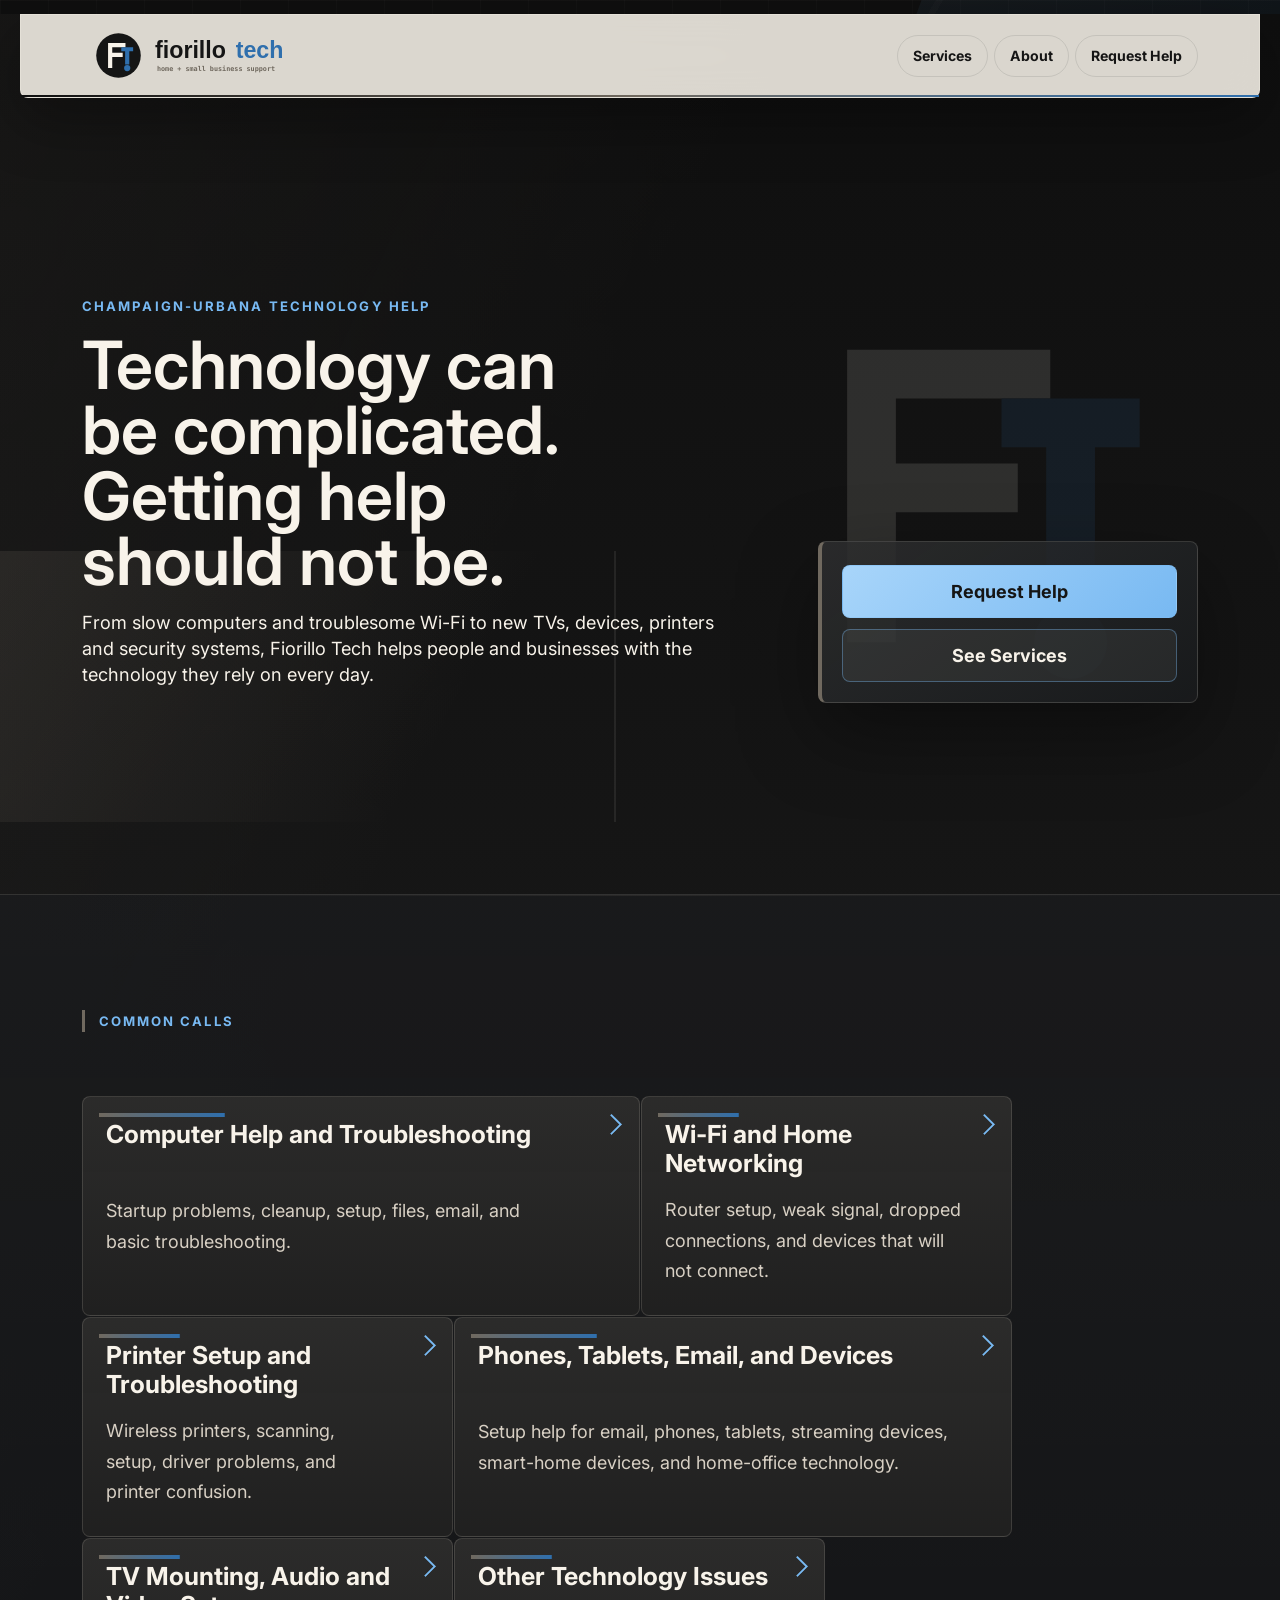
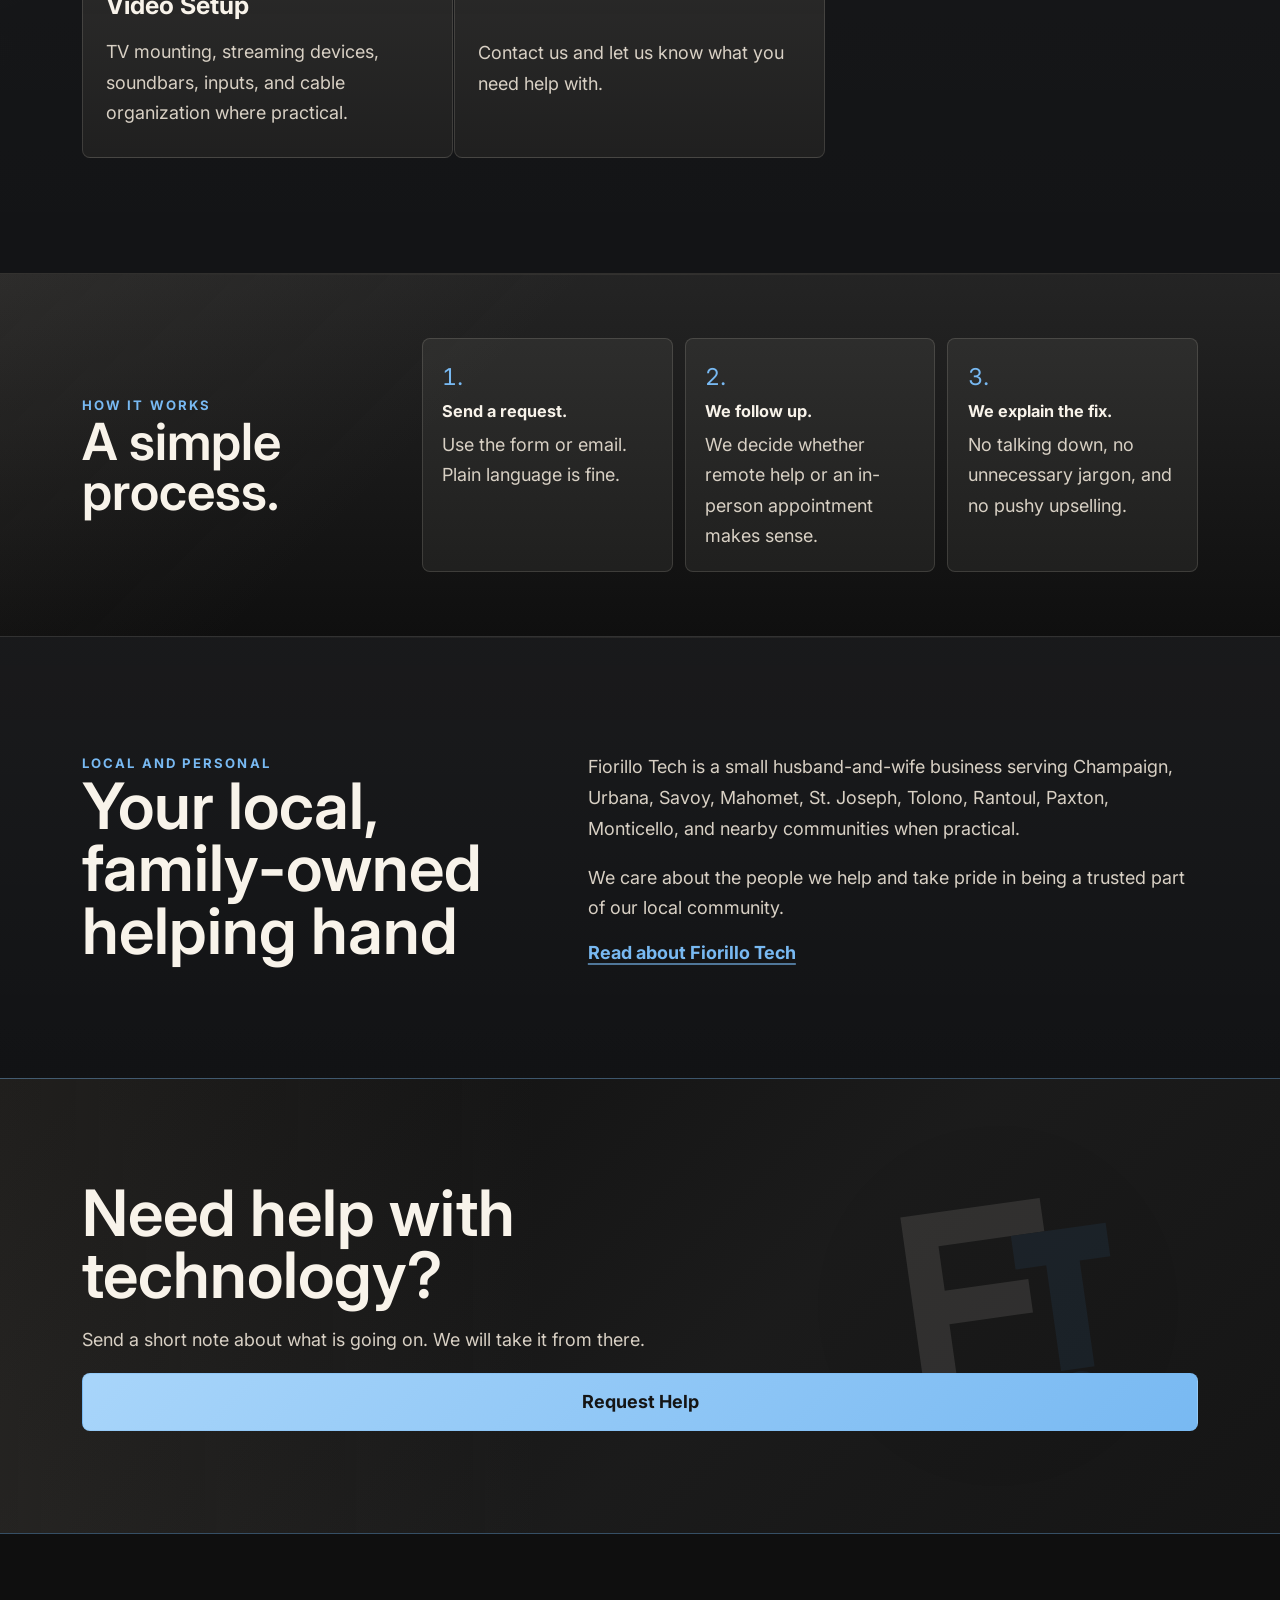
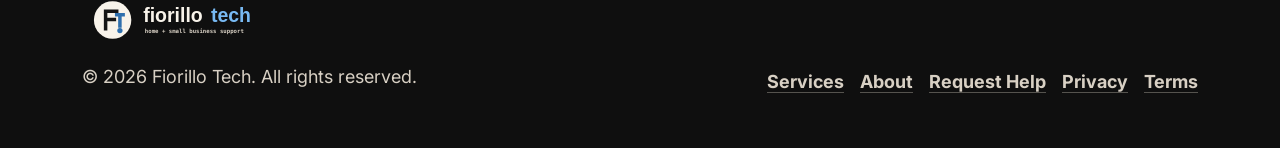
<file: index.html>
<!doctype html>
<html lang="en">
  <head>
    <meta charset="utf-8">
    <meta name="viewport" content="width=device-width, initial-scale=1">
    <title>Fiorillo Tech | Friendly Computer Help in Champaign-Urbana</title>
    <meta name="description" content="Patient local computer help for Champaign-Urbana homes and very small businesses. Computers, printers, Wi-Fi, email, TV setup, and everyday technology problems.">
    <link rel="canonical" href="https://fiorillotech.com/">
    <meta name="theme-color" content="#151515">
    <meta name="msapplication-TileColor" content="#151515">
    <meta name="msapplication-config" content="browserconfig.xml?v=2">
    <meta property="og:title" content="Fiorillo Tech">
    <meta property="og:site_name" content="Fiorillo Tech">
    <meta property="og:description" content="Friendly computer help when you just want it to work.">
    <meta property="og:url" content="https://fiorillotech.com/">
    <meta property="og:type" content="website">
    <meta property="og:image" content="https://fiorillotech.com/assets/social/open-graph-1200x630.png">
    <meta property="og:image:alt" content="Fiorillo Tech logo and technology support tagline">
    <meta property="og:image:width" content="1200">
    <meta property="og:image:height" content="630">
    <meta name="twitter:card" content="summary_large_image">
    <meta name="twitter:title" content="Fiorillo Tech">
    <meta name="twitter:description" content="Friendly computer help when you just want it to work.">
    <meta name="twitter:image" content="https://fiorillotech.com/assets/social/twitter-card-1200x675.png">
    <script type="application/ld+json">
      {
        "@context": "https://schema.org",
        "@graph": [
          {
            "@type": "WebSite",
            "@id": "https://fiorillotech.com/#website",
            "name": "Fiorillo Tech",
            "url": "https://fiorillotech.com/",
            "publisher": {
              "@id": "https://fiorillotech.com/#organization"
            }
          },
          {
            "@type": "Organization",
            "@id": "https://fiorillotech.com/#organization",
            "name": "Fiorillo Tech",
            "url": "https://fiorillotech.com/",
            "logo": "https://fiorillotech.com/assets/logos/fiorillotech-mark.svg?v=2",
            "image": "https://fiorillotech.com/assets/social/open-graph-1200x630.png",
            "email": "support@fiorillotech.com",
            "description": "Local technology help for Champaign-Urbana homes and very small businesses."
          }
        ]
      }
    </script>
    <link rel="icon" href="favicon.ico?v=2" sizes="any">
    <link rel="icon" href="favicon.svg?v=2" type="image/svg+xml">
    <link rel="icon" href="favicon-32x32.png?v=2" sizes="32x32" type="image/png">
    <link rel="icon" href="favicon-48x48.png?v=2" sizes="48x48" type="image/png">
    <link rel="icon" href="favicon-16x16.png?v=2" sizes="16x16" type="image/png">
    <link rel="apple-touch-icon" href="apple-touch-icon.png?v=2">
    <link rel="mask-icon" href="safari-pinned-tab.svg?v=2" color="#151515">
    <link rel="manifest" href="site.webmanifest?v=2">
    <link rel="preconnect" href="https://fonts.googleapis.com">
    <link rel="preconnect" href="https://fonts.gstatic.com" crossorigin>
    <link href="https://fonts.googleapis.com/css2?family=Inter:wght@400;500;600;700;800&display=swap" rel="stylesheet">
    <link rel="stylesheet" href="style.css?v=11">
  </head>
  <body>
    <a class="skip-link" href="#main">Skip to main content</a>
    <header class="site-header">
      <div class="wrap header-wrap">
        <a class="brand" href="index.html" aria-label="Fiorillo Tech home">
          <img class="brand-logo" src="assets/logos/fiorillotech-logo-horizontal.svg?v=2" alt="" width="960" height="220">
        </a>
        <nav class="site-nav" aria-label="Primary navigation">
          <a href="services.html">Services</a>
          <a href="about.html">About</a>
          <a href="contact.html">Request Help</a>
        </nav>
      </div>
    </header>

    <main id="main">
      <section class="hero">
        <div class="wrap hero-copy">
          <p class="eyebrow">Champaign-Urbana technology help</p>
          <h1>Technology can be complicated. Getting help should not be.</h1>
          <p class="lead">
            From slow computers and troublesome Wi-Fi to new TVs, devices, printers and security systems, Fiorillo Tech helps people and businesses with the technology they rely on every day.
          </p>
          <div class="hero-panel">
            <div class="actions">
              <a class="button primary" href="contact.html">Request Help</a>
              <a class="button secondary" href="services.html">See Services</a>
            </div>
          </div>
        </div>
      </section>

      <section class="section">
        <div class="wrap">
          <div class="section-heading">
            <p class="eyebrow">Common calls</p>
          </div>
          <div class="service-list">
            <a href="services.html#computer">
              <strong>Computer Help and Troubleshooting</strong>
              <span>Startup problems, cleanup, setup, files, email, and basic troubleshooting.</span>
            </a>
            <a href="services.html#wifi">
              <strong>Wi-Fi and Home Networking</strong>
              <span>Router setup, weak signal, dropped connections, and devices that will not connect.</span>
            </a>
            <a href="services.html#printer">
              <strong>Printer Setup and Troubleshooting</strong>
              <span>Wireless printers, scanning, setup, driver problems, and printer confusion.</span>
            </a>
            <a href="services.html#devices">
              <strong>Phones, Tablets, Email, and Devices</strong>
              <span>Setup help for email, phones, tablets, streaming devices, smart-home devices, and home-office technology.</span>
            </a>
            <a href="services.html#tv">
              <strong>TV Mounting, Audio and Video Setup</strong>
              <span>TV mounting, streaming devices, soundbars, inputs, and cable organization where practical.</span>
            </a>
            <a href="contact.html">
              <strong>Other Technology Issues</strong>
              <span>Contact us and let us know what you need help with.</span>
            </a>
          </div>
        </div>
      </section>

      <section class="section soft process-section">
        <div class="wrap two-column">
          <div>
            <p class="eyebrow">How it works</p>
            <h2>A simple process.</h2>
          </div>
          <ol class="steps">
            <li>
              <strong>Send a request.</strong>
              Use the form or email. Plain language is fine.
            </li>
            <li>
              <strong>We follow up.</strong>
              We decide whether remote help or an in-person appointment makes sense.
            </li>
            <li>
              <strong>We explain the fix.</strong>
              No talking down, no unnecessary jargon, and no pushy upselling.
            </li>
          </ol>
        </div>
      </section>

      <section class="section">
        <div class="wrap two-column">
          <div>
            <p class="eyebrow">Local and personal</p>
            <h2>Your local, family-owned helping hand</h2>
          </div>
          <div class="copy">
            <p>
              Fiorillo Tech is a small husband-and-wife business serving
              Champaign, Urbana, Savoy, Mahomet, St. Joseph, Tolono, Rantoul, Paxton,
              Monticello, and nearby communities when practical.
            </p>
            <p>
              We care about the people we help and take pride in being a trusted part of our local community.
            </p>
            <a class="text-link" href="about.html">Read about Fiorillo Tech</a>
          </div>
        </div>
      </section>

      <section class="cta">
        <div class="wrap">
          <h2>Need help with technology?</h2>
          <p>Send a short note about what is going on. We will take it from there.</p>
          <a class="button light" href="contact.html">Request Help</a>
        </div>
      </section>
    </main>

    <footer class="site-footer">
      <div class="wrap footer-wrap">
        <div>
          <a class="footer-logo" href="index.html" aria-label="Fiorillo Tech home">
            <img src="assets/logos/fiorillotech-logo-horizontal-reverse.svg?v=2" alt="" width="960" height="220">
          </a>
          <p>&copy; 2026 Fiorillo Tech. All rights reserved.</p>
        </div>
        <nav aria-label="Footer navigation">
          <a href="services.html">Services</a>
          <a href="about.html">About</a>
          <a href="contact.html">Request Help</a>
          <a href="privacy.html">Privacy</a>
          <a href="terms.html">Terms</a>
        </nav>
      </div>
    </footer>
    <script src="experience.js" defer></script>
</body>
</html>
</file>
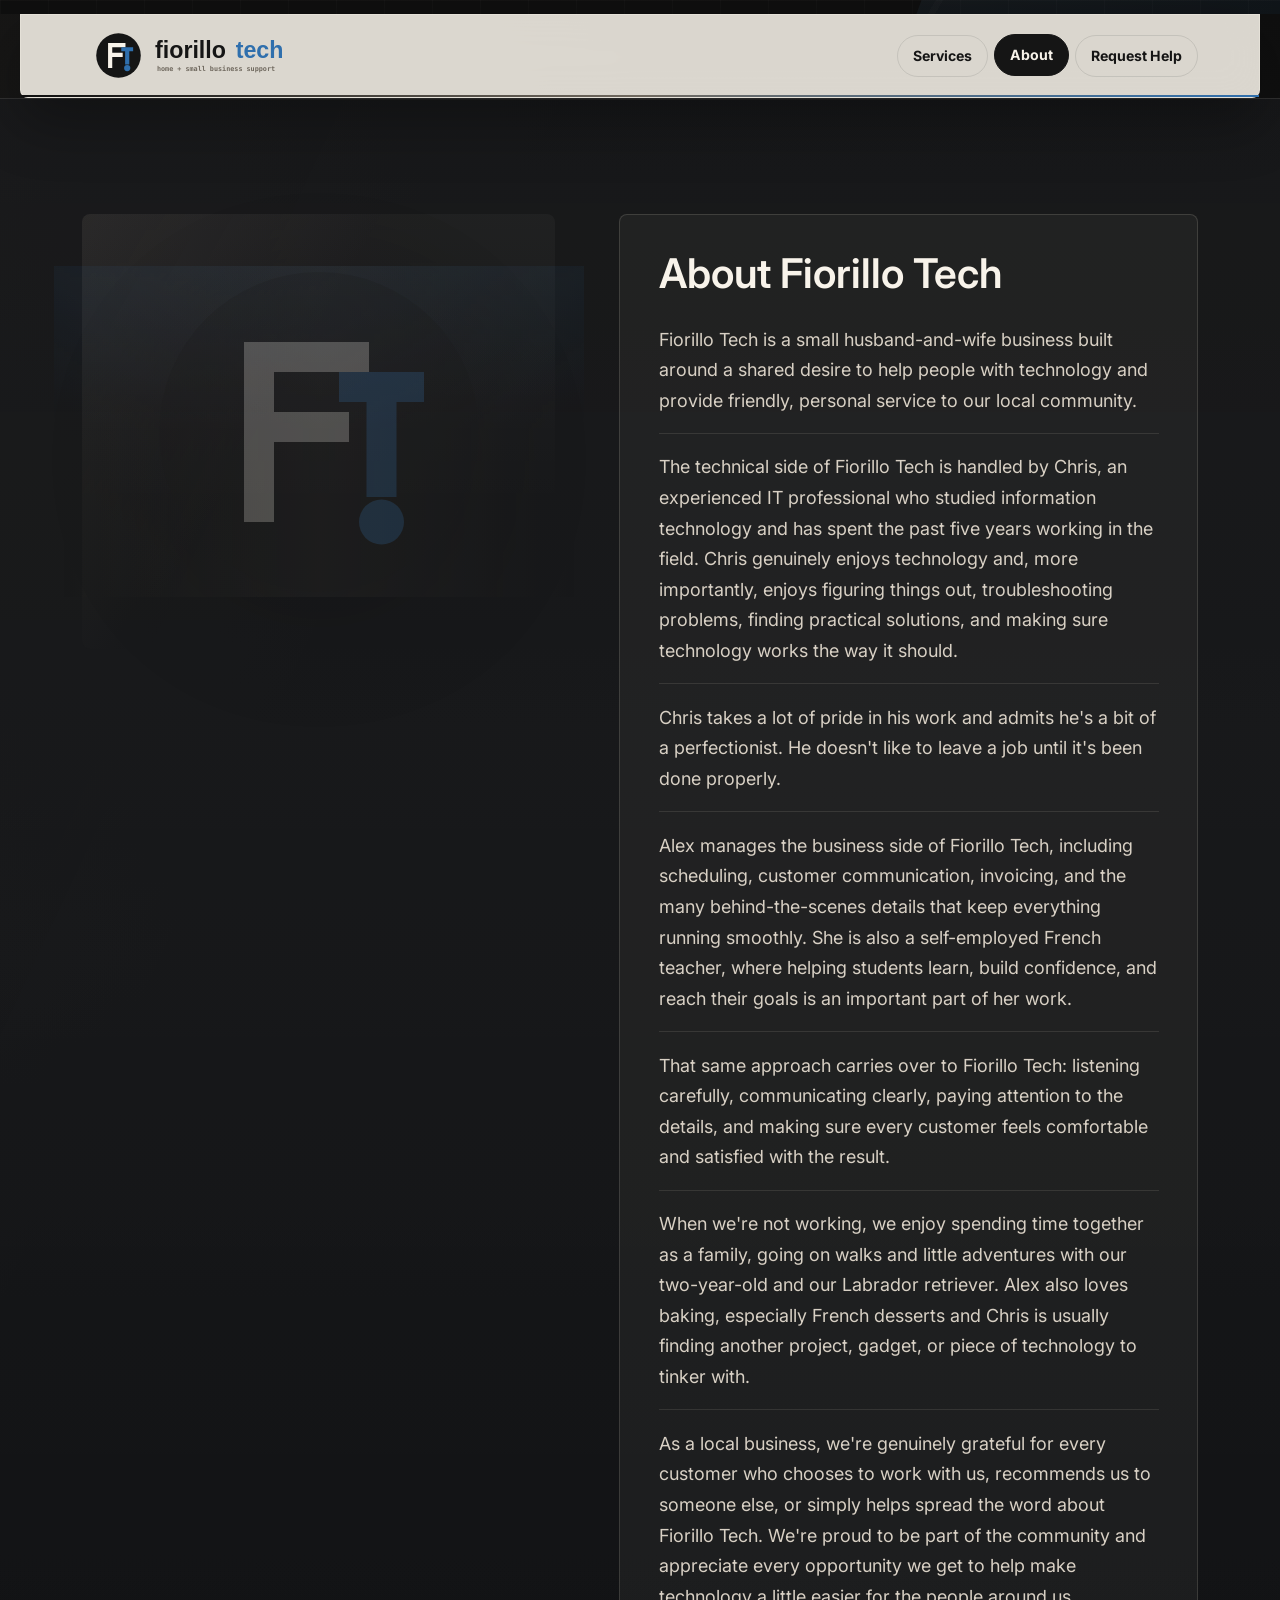
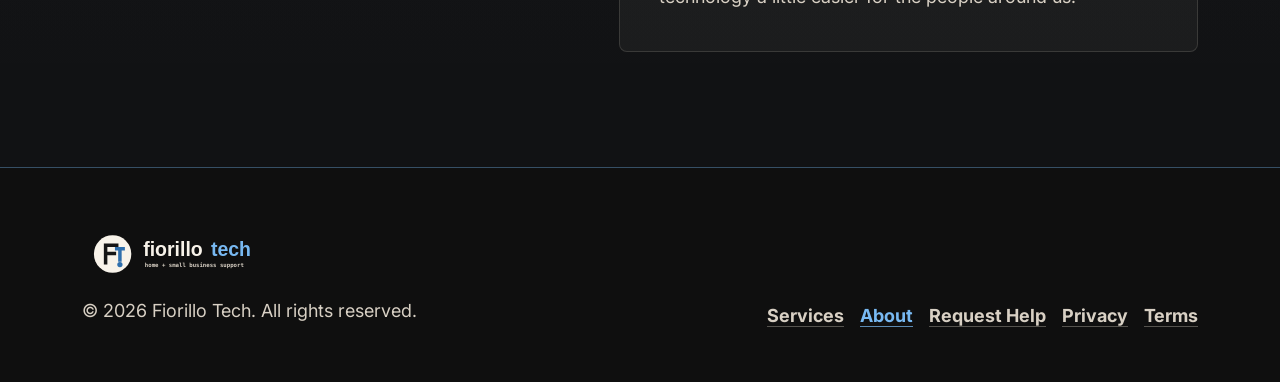
<file: about.html>
<!doctype html>
<html lang="en">

<head>
  <meta charset="utf-8">
  <meta name="viewport" content="width=device-width, initial-scale=1">
  <title>About | Fiorillo Tech</title>
  <meta name="description"
    content="Fiorillo Tech is a locally owned husband-and-wife technology help business serving Champaign-Urbana and nearby Illinois communities.">
  <link rel="canonical" href="https://fiorillotech.com/about.html">
  <meta name="theme-color" content="#151515">
  <meta name="msapplication-TileColor" content="#151515">
  <meta name="msapplication-config" content="browserconfig.xml?v=2">
  <link rel="icon" href="favicon.ico?v=2" sizes="any">
  <link rel="icon" href="favicon.svg?v=2" type="image/svg+xml">
  <link rel="icon" href="favicon-32x32.png?v=2" sizes="32x32" type="image/png">
  <link rel="icon" href="favicon-48x48.png?v=2" sizes="48x48" type="image/png">
  <link rel="icon" href="favicon-16x16.png?v=2" sizes="16x16" type="image/png">
  <link rel="apple-touch-icon" href="apple-touch-icon.png?v=2">
  <link rel="mask-icon" href="safari-pinned-tab.svg?v=2" color="#151515">
  <link rel="manifest" href="site.webmanifest?v=2">
  <link rel="preconnect" href="https://fonts.googleapis.com">
  <link rel="preconnect" href="https://fonts.gstatic.com" crossorigin>
  <link href="https://fonts.googleapis.com/css2?family=Inter:wght@400;500;600;700;800&display=swap" rel="stylesheet">
  <link rel="stylesheet" href="style.css?v=11">
</head>

<body>
  <a class="skip-link" href="#main">Skip to main content</a>
  <header class="site-header">
    <div class="wrap header-wrap">
      <a class="brand" href="index.html" aria-label="Fiorillo Tech home">
        <img class="brand-logo" src="assets/logos/fiorillotech-logo-horizontal.svg?v=2" alt="" width="960" height="220">
      </a>
      <nav class="site-nav" aria-label="Primary navigation">
        <a href="services.html">Services</a>
        <a aria-current="page" href="about.html">About</a>
        <a href="contact.html">Request Help</a>
      </nav>
    </div>
  </header>

  <main id="main">
    <section class="section about-section">
      <div class="wrap two-column about-layout">
        <div class="about-logo-card" aria-hidden="true">
          <img src="assets/logos/fiorillotech-mark.svg?v=2" alt="" width="512" height="512">
        </div>
        <div class="copy about-copy">
          <h1>About Fiorillo Tech</h1>
          <p>Fiorillo Tech is a small husband-and-wife business built around a shared desire to help people
            with technology and provide friendly, personal service to our local community.</p>
          <p>The technical side of Fiorillo Tech is handled by Chris, an experienced IT professional who studied
            information technology and has spent the past five years working in the field. Chris genuinely enjoys
            technology and, more importantly, enjoys figuring things out, troubleshooting problems, finding practical
            solutions, and making sure technology works the way it should.</p>
          <p>Chris takes a lot of pride in his work and admits he's a bit of a perfectionist. He doesn't like to leave a
            job until it's been done properly.</p>
          <p>Alex manages the business side of Fiorillo Tech, including scheduling, customer communication, invoicing,
            and the many behind-the-scenes details that keep everything running smoothly. She is also a self-employed
            French teacher, where helping students learn, build confidence, and reach their goals is an important part
            of her work.</p>
          <p>That same approach carries over to Fiorillo Tech: listening carefully, communicating clearly, paying
            attention to the details, and making sure every customer feels comfortable and satisfied with the result.</p>
          <p>When we're not working, we enjoy spending time together as a family, going on walks and little adventures
            with our two-year-old and our Labrador retriever. Alex also loves baking, especially French desserts and
            Chris is usually finding another project, gadget, or piece of technology to tinker with.</p>
          <p>As a local business, we're genuinely grateful for every customer who chooses to work with us, recommends us
            to someone else, or simply helps spread the word about Fiorillo Tech. We're proud to be part of the
            community and appreciate every opportunity we get to help make technology a little easier for the people
            around us.</p>
        </div>
      </div>
    </section>
  </main>

  <footer class="site-footer">
    <div class="wrap footer-wrap">
      <div>
        <a class="footer-logo" href="index.html" aria-label="Fiorillo Tech home">
          <img src="assets/logos/fiorillotech-logo-horizontal-reverse.svg?v=2" alt="" width="960" height="220">
        </a>
        <p>&copy; 2026 Fiorillo Tech. All rights reserved.</p>
      </div>
      <nav aria-label="Footer navigation">
        <a href="services.html">Services</a>
        <a aria-current="page" href="about.html">About</a>
        <a href="contact.html">Request Help</a>
        <a href="privacy.html">Privacy</a>
        <a href="terms.html">Terms</a>
      </nav>
    </div>
  </footer>
  <script src="experience.js" defer></script>
</body>

</html>
</file>
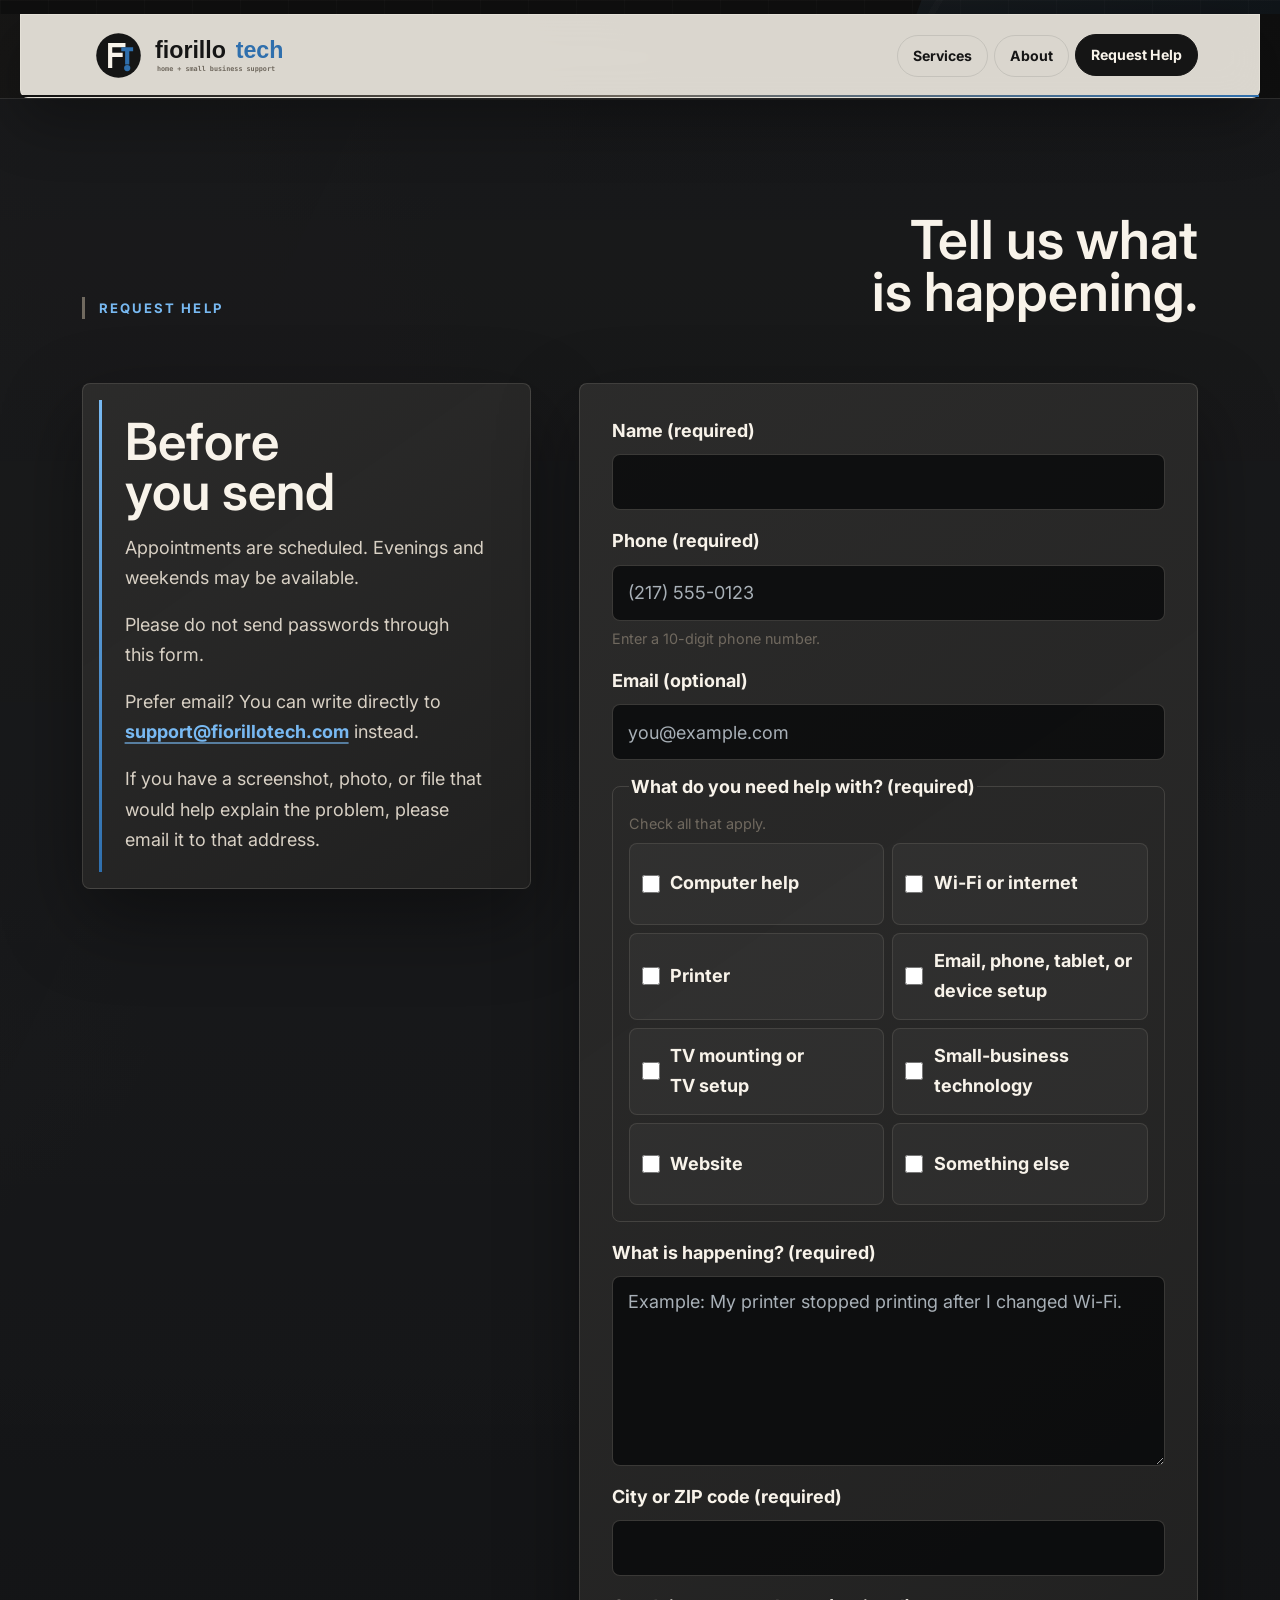
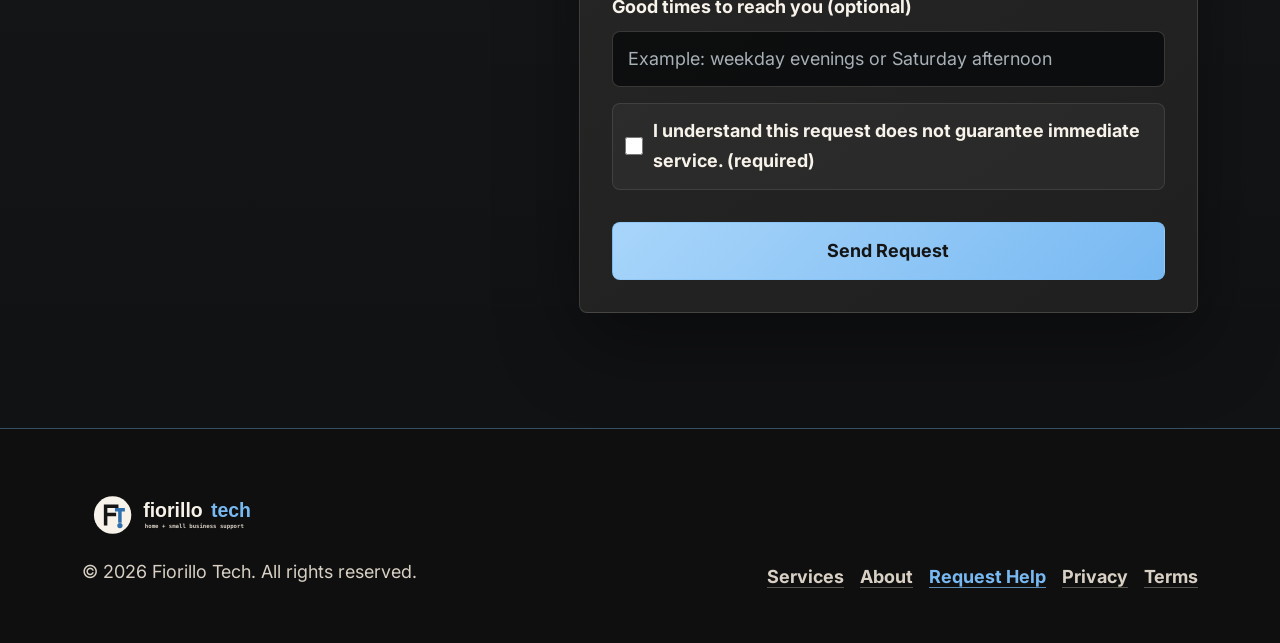
<file: contact.html>
<!doctype html>
<html lang="en">
  <head>
    <meta charset="utf-8">
    <meta name="viewport" content="width=device-width, initial-scale=1">
    <title>Request Help | Fiorillo Tech</title>
    <meta name="description" content="Request computer help, Wi-Fi help, printer help, TV mounting, or technology support from Fiorillo Tech in Champaign-Urbana.">
    <link rel="canonical" href="https://fiorillotech.com/contact.html">
    <meta name="theme-color" content="#151515">
    <meta name="msapplication-TileColor" content="#151515">
    <meta name="msapplication-config" content="browserconfig.xml?v=2">
    <link rel="icon" href="favicon.ico?v=2" sizes="any">
    <link rel="icon" href="favicon.svg?v=2" type="image/svg+xml">
    <link rel="icon" href="favicon-32x32.png?v=2" sizes="32x32" type="image/png">
    <link rel="icon" href="favicon-48x48.png?v=2" sizes="48x48" type="image/png">
    <link rel="icon" href="favicon-16x16.png?v=2" sizes="16x16" type="image/png">
    <link rel="apple-touch-icon" href="apple-touch-icon.png?v=2">
    <link rel="mask-icon" href="safari-pinned-tab.svg?v=2" color="#151515">
    <link rel="manifest" href="site.webmanifest?v=2">
    <link rel="preconnect" href="https://fonts.googleapis.com">
    <link rel="preconnect" href="https://fonts.gstatic.com" crossorigin>
    <link href="https://fonts.googleapis.com/css2?family=Inter:wght@400;500;600;700;800&display=swap" rel="stylesheet">
    <link rel="stylesheet" href="style.css?v=11">
    <script src="https://challenges.cloudflare.com/turnstile/v0/api.js" async defer></script>
    <script src="contact.js?v=5" defer></script>
  </head>
  <body>
    <a class="skip-link" href="#main">Skip to main content</a>
    <header class="site-header">
      <div class="wrap header-wrap">
        <a class="brand" href="index.html" aria-label="Fiorillo Tech home">
          <img class="brand-logo" src="assets/logos/fiorillotech-logo-horizontal.svg?v=2" alt="" width="960" height="220">
        </a>
        <nav class="site-nav" aria-label="Primary navigation">
          <a href="services.html">Services</a>
          <a href="about.html">About</a>
          <a aria-current="page" href="contact.html">Request Help</a>
        </nav>
      </div>
    </header>

    <main id="main">
      <section class="section">
        <div class="wrap">
          <div class="section-heading contact-page-heading">
            <p class="eyebrow">Request help</p>
            <h1>Tell us what is happening.</h1>
          </div>
        </div>
        <div class="wrap contact-layout">
          <div class="contact-note">
            <h2>Before you send</h2>
            <p>Appointments are scheduled. Evenings and weekends may be available.</p>
            <p>Please do not send passwords through this form.</p>
            <p>Prefer email? You can write directly to <a class="text-link" href="mailto:support@fiorillotech.com">support@fiorillotech.com</a> instead.</p>
            <p>If you have a screenshot, photo, or file that would help explain the problem, please email it to that address.</p>
          </div>

          <form class="help-form" action="https://formspree.io/f/mnpaznpz" method="POST" data-success-url="thanks.html">
            <input type="hidden" name="_subject" value="New Fiorillo Tech help request">
            <input type="hidden" name="_next" value="https://fiorillotech.com/thanks.html">
            <label class="honeypot" aria-hidden="true">
              <span>Leave this field empty</span>
              <input name="_gotcha" tabindex="-1" autocomplete="off">
            </label>

            <label>
              <span>Name (required)</span>
              <input name="name" autocomplete="name" required>
            </label>

            <label>
              <span>Phone (required)</span>
              <input name="phone" type="tel" autocomplete="tel" inputmode="tel" placeholder="(217) 555-0123" aria-describedby="phone-help" required>
              <small id="phone-help" class="field-help">Enter a 10-digit phone number.</small>
            </label>

            <label>
              <span>Email (optional)</span>
              <input name="email" type="email" autocomplete="email" inputmode="email" placeholder="you@example.com">
            </label>

            <fieldset class="service-options" aria-describedby="service-help">
              <legend>What do you need help with? (required)</legend>
              <p id="service-help" class="field-help">Check all that apply.</p>
              <div class="checkbox-list">
                <label class="checkbox-option"><input type="checkbox" name="service" value="Computer help"><span>Computer help</span></label>
                <label class="checkbox-option"><input type="checkbox" name="service" value="Wi-Fi or internet"><span>Wi-Fi or internet</span></label>
                <label class="checkbox-option"><input type="checkbox" name="service" value="Printer"><span>Printer</span></label>
                <label class="checkbox-option"><input type="checkbox" name="service" value="Email, phone, tablet, or device setup"><span>Email, phone, tablet, or device setup</span></label>
                <label class="checkbox-option"><input id="service-tv" type="checkbox" name="service" value="TV mounting or TV setup" aria-controls="tv-details" aria-expanded="false"><span>TV mounting or TV setup</span></label>
                <label class="checkbox-option"><input type="checkbox" name="service" value="Small-business technology"><span>Small-business technology</span></label>
                <label class="checkbox-option"><input type="checkbox" name="service" value="Website"><span>Website</span></label>
                <label class="checkbox-option"><input type="checkbox" name="service" value="Something else"><span>Something else</span></label>
              </div>
            </fieldset>

            <label>
              <span>What is happening? (required)</span>
              <textarea name="message" rows="7" required placeholder="Example: My printer stopped printing after I changed Wi-Fi."></textarea>
            </label>

            <label>
              <span>City or ZIP code (required)</span>
              <input name="location" autocomplete="postal-code" required>
            </label>

            <label>
              <span>Good times to reach you (optional)</span>
              <input name="availability" placeholder="Example: weekday evenings or Saturday afternoon">
            </label>

            <fieldset id="tv-details" class="tv-details" hidden disabled>
              <legend>If this is for TV mounting, share what you know. (optional)</legend>
              <label><span>TV size</span><input name="tv_size" placeholder="Example: 65 inch"></label>
              <label><span>Do you already have a mount?</span><input name="tv_mount" placeholder="Yes, no, or not sure"></label>
              <label><span>Wall type, if known</span><input name="wall_type" placeholder="Drywall, brick, fireplace, not sure"></label>
            </fieldset>

            <label class="checkbox">
              <input type="checkbox" name="consent" required>
              <span>I understand this request does not guarantee immediate service. (required)</span>
            </label>

            <div class="turnstile-wrap">
              <div class="cf-turnstile" data-sitekey="0x4AAAAAAEPRLVmeQeEHyTSr"></div>
            </div>

            <p class="form-submit-status" role="status" aria-live="polite" hidden></p>
            <button class="button primary" type="submit">Send Request</button>
          </form>
        </div>
      </section>
    </main>

    <footer class="site-footer">
      <div class="wrap footer-wrap">
        <div>
          <a class="footer-logo" href="index.html" aria-label="Fiorillo Tech home">
            <img src="assets/logos/fiorillotech-logo-horizontal-reverse.svg?v=2" alt="" width="960" height="220">
          </a>
          <p>&copy; 2026 Fiorillo Tech. All rights reserved.</p>
        </div>
        <nav aria-label="Footer navigation">
          <a href="services.html">Services</a>
          <a href="about.html">About</a>
          <a aria-current="page" href="contact.html">Request Help</a>
          <a href="privacy.html">Privacy</a>
          <a href="terms.html">Terms</a>
        </nav>
      </div>
    </footer>
    <script src="experience.js" defer></script>
</body>
</html>
</file>
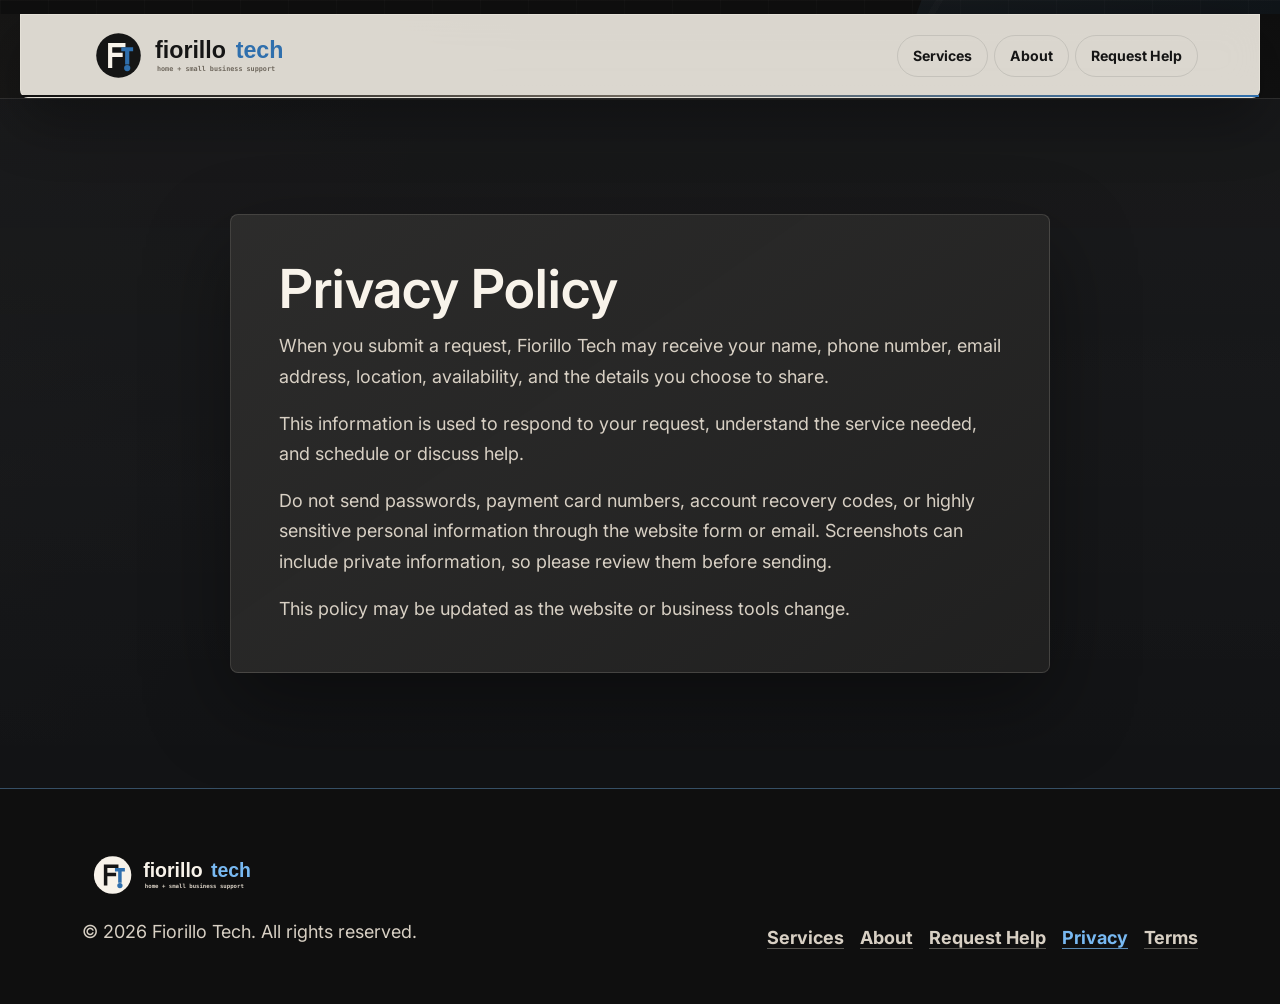
<file: privacy.html>
<!doctype html>
<html lang="en">
  <head>
    <meta charset="utf-8">
    <meta name="viewport" content="width=device-width, initial-scale=1">
    <title>Privacy Policy | Fiorillo Tech</title>
    <meta name="description" content="Fiorillo Tech privacy policy for website inquiries and contact form submissions.">
    <link rel="canonical" href="https://fiorillotech.com/privacy.html">
    <meta name="theme-color" content="#151515">
    <meta name="msapplication-TileColor" content="#151515">
    <meta name="msapplication-config" content="browserconfig.xml?v=2">
    <link rel="icon" href="favicon.ico?v=2" sizes="any">
    <link rel="icon" href="favicon.svg?v=2" type="image/svg+xml">
    <link rel="icon" href="favicon-32x32.png?v=2" sizes="32x32" type="image/png">
    <link rel="icon" href="favicon-48x48.png?v=2" sizes="48x48" type="image/png">
    <link rel="icon" href="favicon-16x16.png?v=2" sizes="16x16" type="image/png">
    <link rel="apple-touch-icon" href="apple-touch-icon.png?v=2">
    <link rel="mask-icon" href="safari-pinned-tab.svg?v=2" color="#151515">
    <link rel="manifest" href="site.webmanifest?v=2">
    <link rel="preconnect" href="https://fonts.googleapis.com">
    <link rel="preconnect" href="https://fonts.gstatic.com" crossorigin>
    <link href="https://fonts.googleapis.com/css2?family=Inter:wght@400;500;600;700;800&display=swap" rel="stylesheet">
    <link rel="stylesheet" href="style.css?v=11">
  </head>
  <body>
    <header class="site-header"><div class="wrap header-wrap"><a class="brand" href="index.html" aria-label="Fiorillo Tech home"><img class="brand-logo" src="assets/logos/fiorillotech-logo-horizontal.svg?v=2" alt="" width="960" height="220"></a><nav class="site-nav" aria-label="Primary navigation"><a href="services.html">Services</a><a href="about.html">About</a><a href="contact.html">Request Help</a></nav></div></header>
    <main class="section">
      <div class="wrap narrow policy">
        <h1>Privacy Policy</h1>
        <p>When you submit a request, Fiorillo Tech may receive your name, phone number, email address, location, availability, and the details you choose to share.</p>
        <p>This information is used to respond to your request, understand the service needed, and schedule or discuss help.</p>
        <p>Do not send passwords, payment card numbers, account recovery codes, or highly sensitive personal information through the website form or email. Screenshots can include private information, so please review them before sending.</p>
        <p>This policy may be updated as the website or business tools change.</p>
      </div>
    </main>
    <footer class="site-footer">
      <div class="wrap footer-wrap">
        <div>
          <a class="footer-logo" href="index.html" aria-label="Fiorillo Tech home">
            <img src="assets/logos/fiorillotech-logo-horizontal-reverse.svg?v=2" alt="" width="960" height="220">
          </a>
          <p>&copy; 2026 Fiorillo Tech. All rights reserved.</p>
        </div>
        <nav aria-label="Footer navigation">
          <a href="services.html">Services</a>
          <a href="about.html">About</a>
          <a href="contact.html">Request Help</a>
          <a aria-current="page" href="privacy.html">Privacy</a>
          <a href="terms.html">Terms</a>
        </nav>
      </div>
    </footer>
    <script src="experience.js" defer></script>
</body>
</html>
</file>
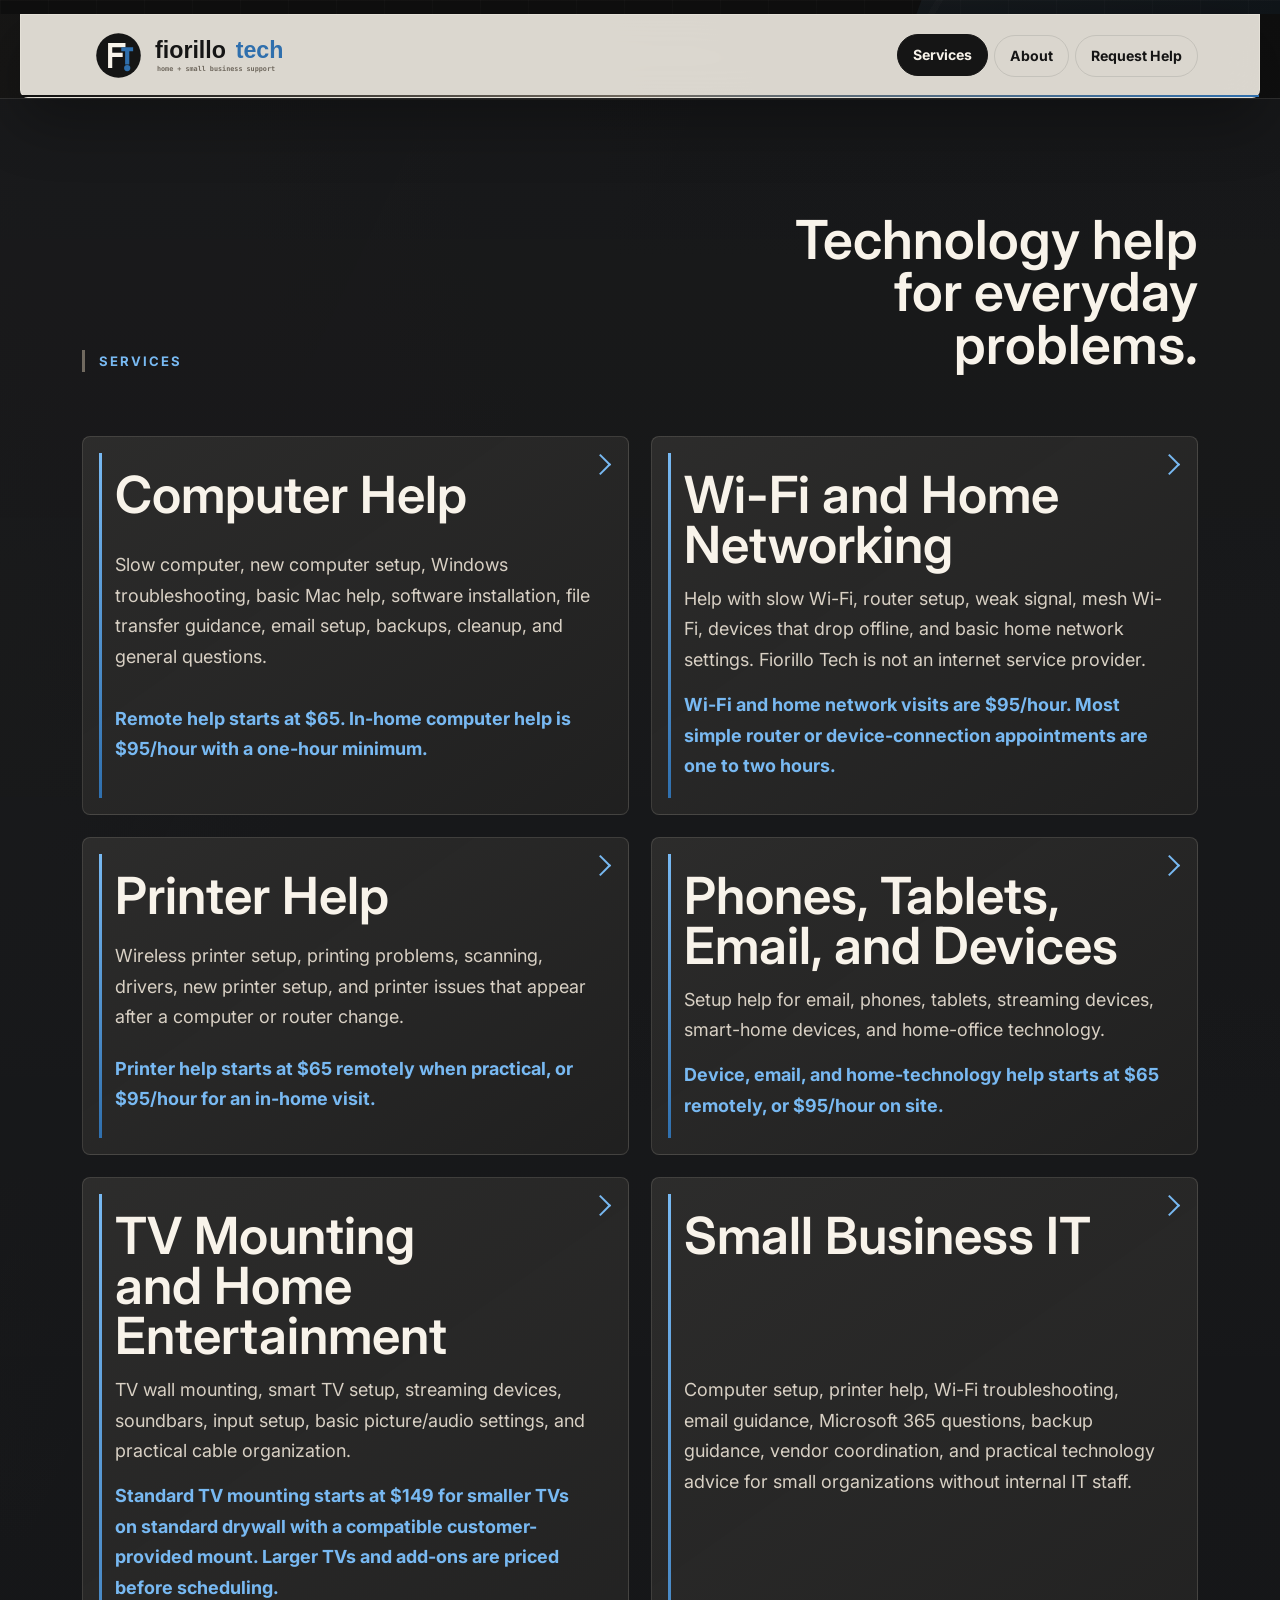
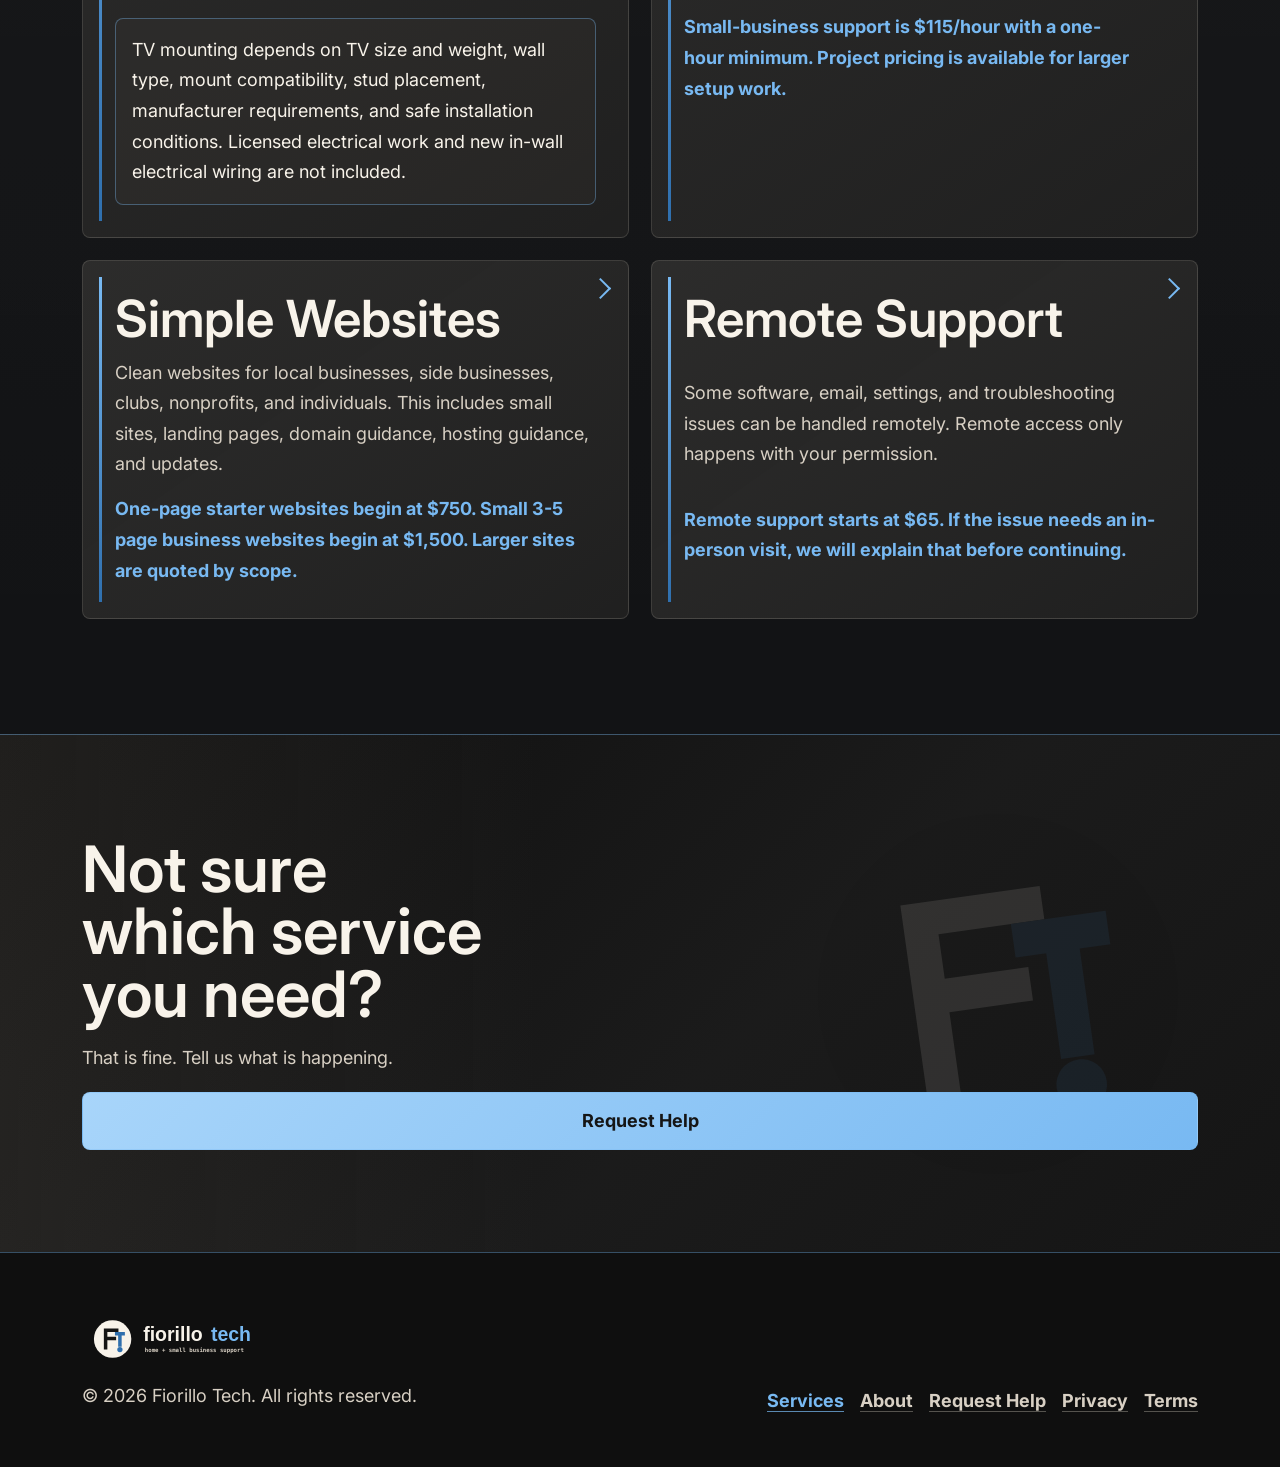
<file: services.html>
<!doctype html>
<html lang="en">
  <head>
    <meta charset="utf-8">
    <meta name="viewport" content="width=device-width, initial-scale=1">
    <title>Services | Fiorillo Tech</title>
    <meta name="description" content="Computer help, Wi-Fi help, printer setup, TV mounting, remote support, small-business IT, and simple websites in Champaign-Urbana.">
    <link rel="canonical" href="https://fiorillotech.com/services.html">
    <meta name="theme-color" content="#151515">
    <meta name="msapplication-TileColor" content="#151515">
    <meta name="msapplication-config" content="browserconfig.xml?v=2">
    <link rel="icon" href="favicon.ico?v=2" sizes="any">
    <link rel="icon" href="favicon.svg?v=2" type="image/svg+xml">
    <link rel="icon" href="favicon-32x32.png?v=2" sizes="32x32" type="image/png">
    <link rel="icon" href="favicon-48x48.png?v=2" sizes="48x48" type="image/png">
    <link rel="icon" href="favicon-16x16.png?v=2" sizes="16x16" type="image/png">
    <link rel="apple-touch-icon" href="apple-touch-icon.png?v=2">
    <link rel="mask-icon" href="safari-pinned-tab.svg?v=2" color="#151515">
    <link rel="manifest" href="site.webmanifest?v=2">
    <link rel="preconnect" href="https://fonts.googleapis.com">
    <link rel="preconnect" href="https://fonts.gstatic.com" crossorigin>
    <link href="https://fonts.googleapis.com/css2?family=Inter:wght@400;500;600;700;800&display=swap" rel="stylesheet">
    <link rel="stylesheet" href="style.css?v=11">
  </head>
  <body>
    <a class="skip-link" href="#main">Skip to main content</a>
    <header class="site-header">
      <div class="wrap header-wrap">
        <a class="brand" href="index.html" aria-label="Fiorillo Tech home">
          <img class="brand-logo" src="assets/logos/fiorillotech-logo-horizontal.svg?v=2" alt="" width="960" height="220">
        </a>
        <nav class="site-nav" aria-label="Primary navigation">
          <a aria-current="page" href="services.html">Services</a>
          <a href="about.html">About</a>
          <a href="contact.html">Request Help</a>
        </nav>
      </div>
    </header>

    <main id="main">
      <section class="section">
        <div class="wrap">
          <div class="section-heading service-page-heading">
            <p class="eyebrow">Services</p>
            <h1>Technology help for everyday problems.</h1>
          </div>
        </div>
        <div class="wrap service-detail-list service-catalog">
          <article id="computer" data-contact-service="computer">
            <h2>Computer Help</h2>
            <p>Slow computer, new computer setup, Windows troubleshooting, basic Mac help, software installation, file transfer guidance, email setup, backups, cleanup, and general questions.</p>
            <p class="service-price">Remote help starts at $65. In-home computer help is $95/hour with a one-hour minimum.</p>
          </article>
          <article id="wifi" data-contact-service="wifi">
            <h2>Wi-Fi and Home Networking</h2>
            <p>Help with slow Wi-Fi, router setup, weak signal, mesh Wi-Fi, devices that drop offline, and basic home network settings. Fiorillo Tech is not an internet service provider.</p>
            <p class="service-price">Wi-Fi and home network visits are $95/hour. Most simple router or device-connection appointments are one to two hours.</p>
          </article>
          <article id="printer" data-contact-service="printer">
            <h2>Printer Help</h2>
            <p>Wireless printer setup, printing problems, scanning, drivers, new printer setup, and printer issues that appear after a computer or router change.</p>
            <p class="service-price">Printer help starts at $65 remotely when practical, or $95/hour for an in-home visit.</p>
          </article>
          <article id="devices" data-contact-service="devices">
            <h2>Phones, Tablets, Email, and Devices</h2>
            <p>Setup help for email, phones, tablets, streaming devices, smart-home devices, and home-office technology.</p>
            <p class="service-price">Device, email, and home-technology help starts at $65 remotely, or $95/hour on site.</p>
          </article>
          <article id="tv" data-contact-service="tv">
            <h2>TV Mounting and Home Entertainment</h2>
            <p>TV wall mounting, smart TV setup, streaming devices, soundbars, input setup, basic picture/audio settings, and practical cable organization.</p>
            <p class="service-price">Standard TV mounting starts at $149 for smaller TVs on standard drywall with a compatible customer-provided mount. Larger TVs and add-ons are priced before scheduling.</p>
            <p class="note">TV mounting depends on TV size and weight, wall type, mount compatibility, stud placement, manufacturer requirements, and safe installation conditions. Licensed electrical work and new in-wall electrical wiring are not included.</p>
          </article>
          <article id="business" data-contact-service="business">
            <h2>Small Business IT</h2>
            <p>Computer setup, printer help, Wi-Fi troubleshooting, email guidance, Microsoft 365 questions, backup guidance, vendor coordination, and practical technology advice for small organizations without internal IT staff.</p>
            <p class="service-price">Small-business support is $115/hour with a one-hour minimum. Project pricing is available for larger setup work.</p>
          </article>
          <article id="websites" data-contact-service="website">
            <h2>Simple Websites</h2>
            <p>Clean websites for local businesses, side businesses, clubs, nonprofits, and individuals. This includes small sites, landing pages, domain guidance, hosting guidance, and updates.</p>
            <p class="service-price">One-page starter websites begin at $750. Small 3-5 page business websites begin at $1,500. Larger sites are quoted by scope.</p>
          </article>
          <article id="remote" data-contact-service="remote">
            <h2>Remote Support</h2>
            <p>Some software, email, settings, and troubleshooting issues can be handled remotely. Remote access only happens with your permission.</p>
            <p class="service-price">Remote support starts at $65. If the issue needs an in-person visit, we will explain that before continuing.</p>
          </article>
        </div>
      </section>

      <section class="cta">
        <div class="wrap">
          <h2>Not sure which service you need?</h2>
          <p>That is fine. Tell us what is happening.</p>
          <a class="button light" href="contact.html">Request Help</a>
        </div>
      </section>
    </main>

    <footer class="site-footer">
      <div class="wrap footer-wrap">
        <div>
          <a class="footer-logo" href="index.html" aria-label="Fiorillo Tech home">
            <img src="assets/logos/fiorillotech-logo-horizontal-reverse.svg?v=2" alt="" width="960" height="220">
          </a>
          <p>&copy; 2026 Fiorillo Tech. All rights reserved.</p>
        </div>
        <nav aria-label="Footer navigation">
          <a aria-current="page" href="services.html">Services</a>
          <a href="about.html">About</a>
          <a href="contact.html">Request Help</a>
          <a href="privacy.html">Privacy</a>
          <a href="terms.html">Terms</a>
        </nav>
      </div>
    </footer>
    <script src="experience.js" defer></script>
</body>
</html>
</file>
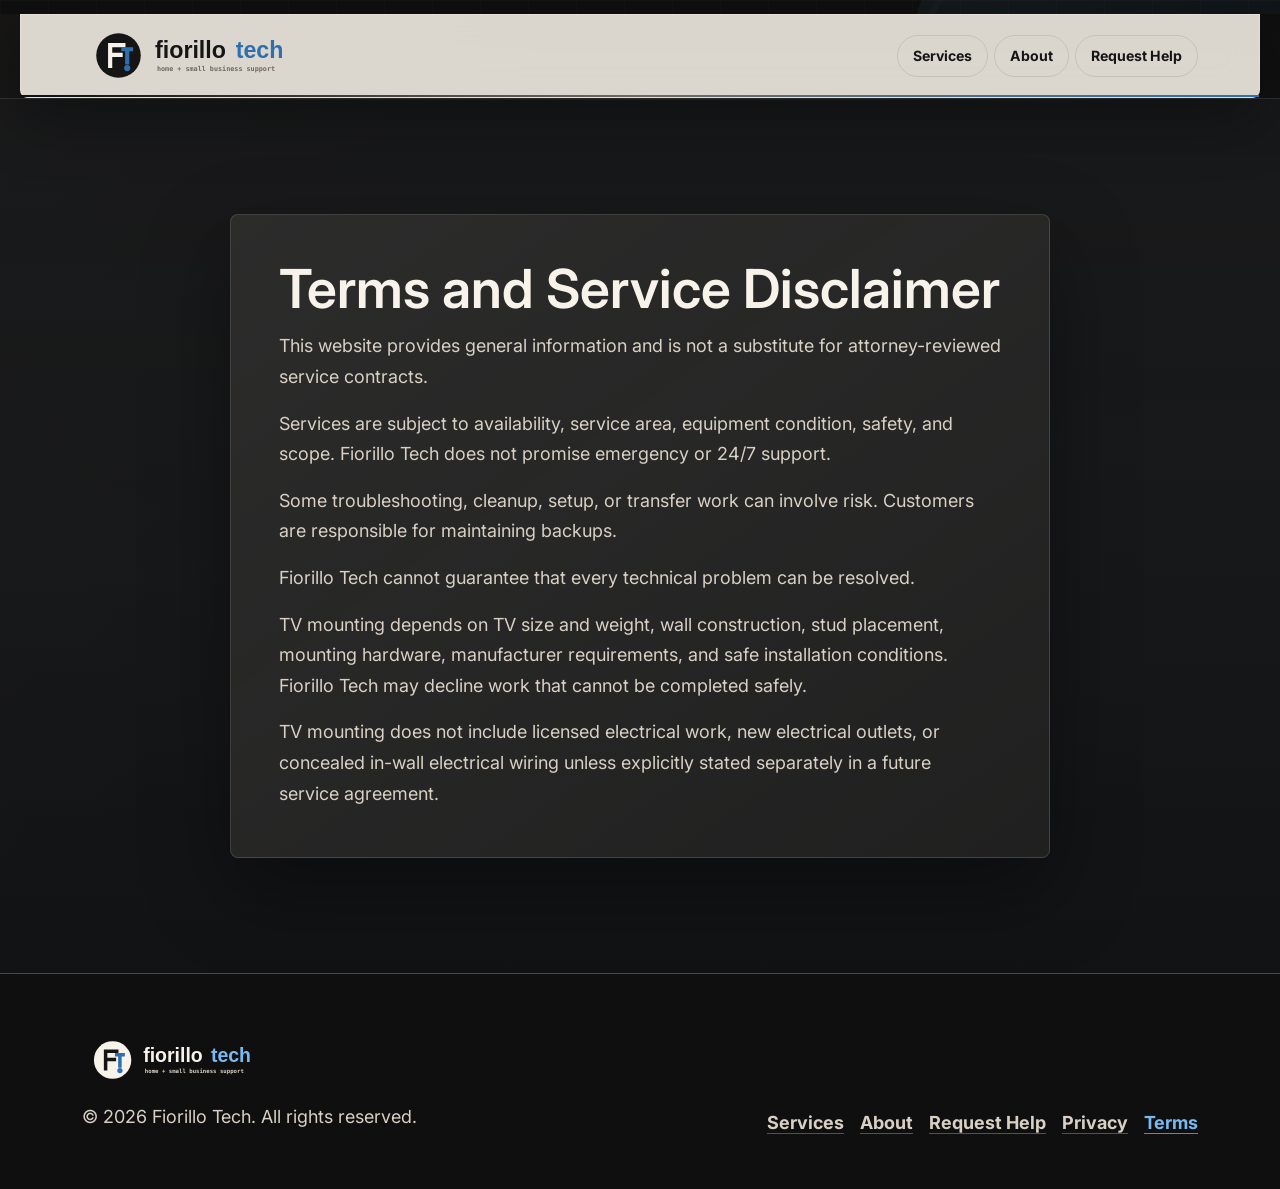
<file: terms.html>
<!doctype html>
<html lang="en">
  <head>
    <meta charset="utf-8">
    <meta name="viewport" content="width=device-width, initial-scale=1">
    <title>Terms and Service Disclaimer | Fiorillo Tech</title>
    <meta name="description" content="General service disclaimer for Fiorillo Tech technology help and TV mounting services.">
    <link rel="canonical" href="https://fiorillotech.com/terms.html">
    <meta name="theme-color" content="#151515">
    <meta name="msapplication-TileColor" content="#151515">
    <meta name="msapplication-config" content="browserconfig.xml?v=2">
    <link rel="icon" href="favicon.ico?v=2" sizes="any">
    <link rel="icon" href="favicon.svg?v=2" type="image/svg+xml">
    <link rel="icon" href="favicon-32x32.png?v=2" sizes="32x32" type="image/png">
    <link rel="icon" href="favicon-48x48.png?v=2" sizes="48x48" type="image/png">
    <link rel="icon" href="favicon-16x16.png?v=2" sizes="16x16" type="image/png">
    <link rel="apple-touch-icon" href="apple-touch-icon.png?v=2">
    <link rel="mask-icon" href="safari-pinned-tab.svg?v=2" color="#151515">
    <link rel="manifest" href="site.webmanifest?v=2">
    <link rel="preconnect" href="https://fonts.googleapis.com">
    <link rel="preconnect" href="https://fonts.gstatic.com" crossorigin>
    <link href="https://fonts.googleapis.com/css2?family=Inter:wght@400;500;600;700;800&display=swap" rel="stylesheet">
    <link rel="stylesheet" href="style.css?v=11">
  </head>
  <body>
    <header class="site-header"><div class="wrap header-wrap"><a class="brand" href="index.html" aria-label="Fiorillo Tech home"><img class="brand-logo" src="assets/logos/fiorillotech-logo-horizontal.svg?v=2" alt="" width="960" height="220"></a><nav class="site-nav" aria-label="Primary navigation"><a href="services.html">Services</a><a href="about.html">About</a><a href="contact.html">Request Help</a></nav></div></header>
    <main class="section">
      <div class="wrap narrow policy">
        <h1>Terms and Service Disclaimer</h1>
        <p>This website provides general information and is not a substitute for attorney-reviewed service contracts.</p>
        <p>Services are subject to availability, service area, equipment condition, safety, and scope. Fiorillo Tech does not promise emergency or 24/7 support.</p>
        <p>Some troubleshooting, cleanup, setup, or transfer work can involve risk. Customers are responsible for maintaining backups.</p>
        <p>Fiorillo Tech cannot guarantee that every technical problem can be resolved.</p>
        <p>TV mounting depends on TV size and weight, wall construction, stud placement, mounting hardware, manufacturer requirements, and safe installation conditions. Fiorillo Tech may decline work that cannot be completed safely.</p>
        <p>TV mounting does not include licensed electrical work, new electrical outlets, or concealed in-wall electrical wiring unless explicitly stated separately in a future service agreement.</p>
      </div>
    </main>
    <footer class="site-footer">
      <div class="wrap footer-wrap">
        <div>
          <a class="footer-logo" href="index.html" aria-label="Fiorillo Tech home">
            <img src="assets/logos/fiorillotech-logo-horizontal-reverse.svg?v=2" alt="" width="960" height="220">
          </a>
          <p>&copy; 2026 Fiorillo Tech. All rights reserved.</p>
        </div>
        <nav aria-label="Footer navigation">
          <a href="services.html">Services</a>
          <a href="about.html">About</a>
          <a href="contact.html">Request Help</a>
          <a href="privacy.html">Privacy</a>
          <a aria-current="page" href="terms.html">Terms</a>
        </nav>
      </div>
    </footer>
    <script src="experience.js" defer></script>
</body>
</html>
</file>
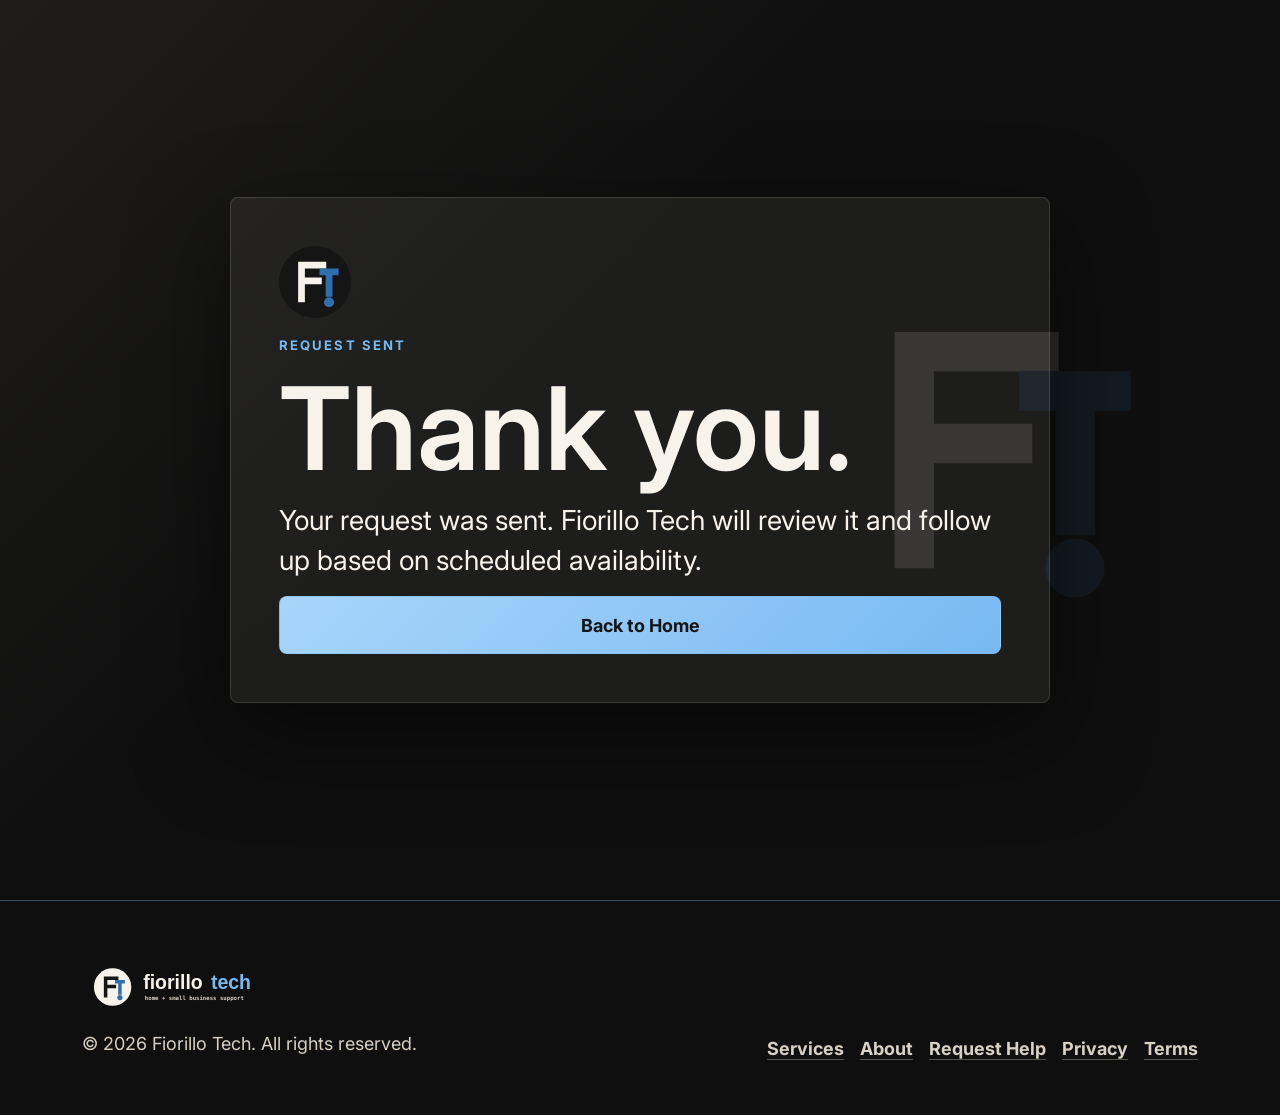
<file: thanks.html>
<!doctype html>
<html lang="en">
  <head>
    <meta charset="utf-8">
    <meta name="viewport" content="width=device-width, initial-scale=1">
    <title>Request Sent | Fiorillo Tech</title>
    <meta name="robots" content="noindex">
    <meta name="theme-color" content="#151515">
    <meta name="msapplication-TileColor" content="#151515">
    <meta name="msapplication-config" content="browserconfig.xml?v=2">
    <link rel="icon" href="favicon.ico?v=2" sizes="any">
    <link rel="icon" href="favicon.svg?v=2" type="image/svg+xml">
    <link rel="icon" href="favicon-32x32.png?v=2" sizes="32x32" type="image/png">
    <link rel="icon" href="favicon-48x48.png?v=2" sizes="48x48" type="image/png">
    <link rel="icon" href="favicon-16x16.png?v=2" sizes="16x16" type="image/png">
    <link rel="apple-touch-icon" href="apple-touch-icon.png?v=2">
    <link rel="mask-icon" href="safari-pinned-tab.svg?v=2" color="#151515">
    <link rel="manifest" href="site.webmanifest?v=2">
    <link rel="preconnect" href="https://fonts.googleapis.com">
    <link rel="preconnect" href="https://fonts.gstatic.com" crossorigin>
    <link href="https://fonts.googleapis.com/css2?family=Inter:wght@400;500;600;700;800&display=swap" rel="stylesheet">
    <link rel="stylesheet" href="style.css?v=11">
  </head>
  <body>
    <main class="thanks">
      <div class="wrap narrow">
        <img class="thanks-mark" src="assets/logos/fiorillotech-mark.svg?v=2" alt="" width="72" height="72">
        <p class="eyebrow">Request sent</p>
        <h1>Thank you.</h1>
        <p class="lead">Your request was sent. Fiorillo Tech will review it and follow up based on scheduled availability.</p>
        <a class="button primary" href="index.html">Back to Home</a>
      </div>
    </main>
    <footer class="site-footer">
      <div class="wrap footer-wrap">
        <div>
          <a class="footer-logo" href="index.html" aria-label="Fiorillo Tech home">
            <img src="assets/logos/fiorillotech-logo-horizontal-reverse.svg?v=2" alt="" width="960" height="220">
          </a>
          <p>&copy; 2026 Fiorillo Tech. All rights reserved.</p>
        </div>
        <nav aria-label="Footer navigation">
          <a href="services.html">Services</a>
          <a href="about.html">About</a>
          <a href="contact.html">Request Help</a>
          <a href="privacy.html">Privacy</a>
          <a href="terms.html">Terms</a>
        </nav>
      </div>
    </footer>
    <script src="experience.js" defer></script>
</body>
</html>
</file>
<file: style.css>
:root {
  --black: #0f0f0f;
  --ink: #151515;
  --graphite: #1b1b1b;
  --graphite-2: #242424;
  --graphite-3: #303030;
  --steel: #70695f;
  --steel-bright: #d8d0c4;
  --paper: #f8f3ea;
  --paper-2: #faf8f4;
  --neutral: #70695f;
  --signal-light: #78b9f2;
  --signal: #2f6fad;
  --line: rgba(216, 208, 196, 0.16);
  --line-strong: rgba(120, 185, 242, 0.38);
  --shadow: rgba(0, 0, 0, 0.45);
  --radius: 8px;
  --max: 1180px;
  --font-body: Inter, ui-sans-serif, system-ui, -apple-system, BlinkMacSystemFont, "Segoe UI", sans-serif;
  --font-display: Inter, ui-sans-serif, system-ui, -apple-system, BlinkMacSystemFont, "Segoe UI", sans-serif;
  --tilt-x: 0deg;
  --tilt-y: 0deg;
}

* {
  box-sizing: border-box;
}

html {
  background: var(--black);
  color: var(--paper);
  scroll-padding-top: 7rem;
  scroll-behavior: smooth;
  -webkit-font-smoothing: antialiased;
  text-rendering: optimizeLegibility;
}

body {
  background:
    linear-gradient(115deg, rgba(112, 105, 95, 0.08), transparent 28%),
    linear-gradient(180deg, var(--black), var(--graphite) 48%, var(--black));
  color: var(--paper);
  font-family: var(--font-body);
  font-size: 18px;
  font-weight: 400;
  margin: 0;
  min-height: 100vh;
  overflow-x: hidden;
}

body::before {
  background:
    linear-gradient(rgba(216, 208, 196, 0.045) 1px, transparent 1px),
    linear-gradient(90deg, rgba(216, 208, 196, 0.035) 1px, transparent 1px),
    linear-gradient(120deg, transparent 0 52%, rgba(112, 105, 95, 0.08) 52% 52.4%, transparent 52.4%);
  background-size: 48px 48px, 48px 48px, 100% 100%;
  content: "";
  inset: 0;
  opacity: 0.72;
  pointer-events: none;
  position: fixed;
  z-index: -2;
}

body::after {
  background:
    linear-gradient(90deg, transparent, rgba(112, 105, 95, 0.16), transparent),
    linear-gradient(180deg, rgba(47, 111, 173, 0.16), transparent 32%);
  clip-path: polygon(72% 0, 100% 0, 100% 100%, 46% 100%);
  content: "";
  inset: 0;
  opacity: 0.48;
  pointer-events: none;
  position: fixed;
  z-index: -1;
}

::selection {
  background: var(--signal-light);
  color: var(--black);
}

a {
  color: inherit;
}

img {
  display: block;
  max-width: 100%;
}

button,
input,
select,
textarea {
  font: inherit;
}

button,
a,
input,
select,
textarea {
  -webkit-tap-highlight-color: transparent;
}

:focus-visible {
  outline: 3px solid var(--signal-light);
  outline-offset: 4px;
}

[hidden] {
  display: none !important;
}

.skip-link {
  background: var(--signal-light);
  color: var(--black);
  font-weight: 700;
  left: 1rem;
  padding: 0.7rem 1rem;
  position: fixed;
  top: 1rem;
  transform: translateY(-150%);
  z-index: 100;
}

.skip-link:focus-visible {
  transform: translateY(0);
}

.skip-link:focus:not(:focus-visible) {
  transform: translateY(-150%);
}

.scroll-progress {
  background: linear-gradient(90deg, var(--neutral), var(--signal-light), var(--signal));
  height: 3px;
  left: 0;
  position: fixed;
  top: 0;
  transform: scaleX(0);
  transform-origin: left;
  width: 100%;
  z-index: 200;
}

.wrap {
  margin-inline: auto;
  max-width: var(--max);
  padding-inline: clamp(1.1rem, 4vw, 2rem);
  width: 100%;
}

.narrow {
  max-width: 820px;
}

.site-header {
  background: rgba(248, 243, 234, 0.88);
  border: 1px solid rgba(248, 243, 234, 0.34);
  border-radius: 0 0 8px 8px;
  box-shadow: 0 22px 60px rgba(0, 0, 0, 0.32);
  margin: clamp(0.45rem, 1.4vw, 0.85rem) clamp(0.55rem, 2vw, 1.25rem) 0;
  position: sticky;
  top: clamp(0.45rem, 1.4vw, 0.85rem);
  z-index: 50;
  backdrop-filter: blur(18px) saturate(1.25);
}

.site-header::before {
  background: linear-gradient(90deg, var(--black), var(--neutral), var(--signal));
  bottom: 0;
  content: "";
  height: 2px;
  left: 0;
  position: absolute;
  width: 100%;
}

.header-wrap {
  align-items: center;
  display: grid;
  gap: 1rem;
  grid-template-columns: minmax(190px, 310px) 1fr;
  min-height: 82px;
}

.brand {
  display: inline-flex;
  text-decoration: none;
}

.brand-logo {
  height: auto;
  width: clamp(184px, 28vw, 310px);
}

.site-nav {
  align-items: center;
  display: flex;
  flex-wrap: wrap;
  gap: 0.35rem;
  justify-content: flex-end;
}

.site-nav a {
  border: 1px solid rgba(17, 19, 21, 0.1);
  border-radius: 999px;
  color: var(--ink);
  font-size: 0.88rem;
  font-weight: 700;
  letter-spacing: 0;
  padding: 0.72rem 0.95rem;
  position: relative;
  text-decoration: none;
  transition:
    background-color 180ms ease,
    border-color 180ms ease,
    color 180ms ease,
    transform 180ms ease;
}

.site-nav a:hover,
.site-nav a:focus-visible,
.site-nav a[aria-current="page"] {
  background: var(--ink);
  border-color: var(--ink);
  color: var(--paper);
  transform: translateY(-1px);
}

main {
  isolation: isolate;
}

.hero {
  min-height: calc(100vh - 82px);
  overflow: hidden;
  padding: clamp(5.5rem, 11vw, 9rem) 0 clamp(4rem, 9vw, 7rem);
  position: relative;
}

.hero::before {
  background-image: url("assets/logos/fiorillotech-mark.svg?v=2");
  background-position: right 4vw center;
  background-repeat: no-repeat;
  background-size: min(42vw, 520px);
  content: "";
  inset: 0;
  opacity: 0.12;
  pointer-events: none;
  position: absolute;
}

.hero::after {
  background:
    linear-gradient(90deg, transparent 0 48%, rgba(248, 243, 234, 0.08) 48% 48.15%, transparent 48.15%),
    linear-gradient(120deg, rgba(112, 105, 95, 0.2), transparent 38%);
  bottom: 9%;
  content: "";
  height: 34%;
  left: 0;
  pointer-events: none;
  position: absolute;
  width: 100%;
}

.hero-copy {
  align-content: end;
  display: grid;
  gap: clamp(1rem, 2.4vw, 1.55rem);
  grid-template-columns: repeat(12, minmax(0, 1fr));
  min-height: 58vh;
  position: relative;
  z-index: 1;
}

.hero-copy > * {
  grid-column: 1 / 8;
}

.hero-copy .eyebrow {
  align-self: end;
  grid-column: 1 / 6;
}

.hero-copy h1 {
  grid-column: 1 / 9;
  max-width: 12ch;
}

.hero-panel {
  display: grid;
  gap: clamp(0.8rem, 1.8vw, 1.15rem);
  grid-column: 6 / 13;
}

.hero-copy .lead {
  grid-column: 6 / 13;
  margin-top: clamp(1rem, 8vw, 5rem);
}

.hero-copy > p:not(.eyebrow):not(.lead) {
  grid-column: 7 / 13;
  line-height: 1.6;
}

.hero-copy .actions {
  margin-top: 0.15rem;
}

.eyebrow {
  color: var(--signal-light);
  font-size: 0.82rem;
  font-weight: 700;
  letter-spacing: 0.16em;
  margin: 0;
  text-transform: uppercase;
}

h1,
h2,
h3 {
  color: var(--paper);
  font-family: var(--font-display);
  font-weight: 600;
  letter-spacing: 0;
  line-height: 0.98;
  margin: 0;
  text-wrap: balance;
}

h1 {
  font-size: clamp(3.2rem, 9vw, 8.9rem);
}

h2 {
  font-size: clamp(2.15rem, 5vw, 5.2rem);
}

h3 {
  font-size: clamp(1.25rem, 2vw, 1.7rem);
  line-height: 1.1;
}

p,
li,
span,
dd,
dt {
  color: var(--steel-bright);
  line-height: 1.7;
  text-wrap: pretty;
}

p {
  margin: 0;
}

.lead {
  color: var(--paper);
  font-size: clamp(1.18rem, 2.4vw, 1.72rem);
  line-height: 1.45;
}

.actions {
  display: flex;
  flex-wrap: wrap;
  gap: 0.75rem;
  margin-top: 0.35rem;
}

.button {
  align-items: center;
  border: 1px solid var(--line-strong);
  border-radius: var(--radius);
  display: inline-flex;
  font-weight: 700;
  justify-content: center;
  min-height: 58px;
  min-width: 156px;
  overflow: hidden;
  padding: 0.95rem 1.25rem;
  position: relative;
  text-decoration: none;
  transition:
    border-color 180ms ease,
    box-shadow 180ms ease,
    color 180ms ease,
    transform 180ms ease;
}

.button::before {
  background: linear-gradient(90deg, transparent, rgba(255, 255, 255, 0.38), transparent);
  content: "";
  height: 100%;
  left: -120%;
  position: absolute;
  top: 0;
  transform: skewX(-18deg);
  transition: left 420ms ease;
  width: 70%;
}

.button:hover::before {
  left: 135%;
}

.button:hover {
  box-shadow: 0 18px 42px rgba(0, 0, 0, 0.36);
  transform: translateY(-2px);
}

.button.primary,
.button.light {
  background: linear-gradient(135deg, #a8d5fa, var(--signal-light));
  color: var(--ink);
}

.button.secondary {
  background: rgba(248, 243, 234, 0.06);
  color: var(--paper);
}

.section {
  background:
    linear-gradient(180deg, rgba(248, 243, 234, 0.03), rgba(248, 243, 234, 0)),
    rgba(17, 19, 21, 0.72);
  border-top: 1px solid var(--line);
  overflow: hidden;
  padding: clamp(4.5rem, 9vw, 8rem) 0;
  position: relative;
}

.about-section {
  overflow: visible;
}

.section::before {
  background: linear-gradient(90deg, transparent, rgba(112, 105, 95, 0.2), transparent);
  content: "";
  height: 1px;
  left: 8%;
  position: absolute;
  top: 0;
  width: 84%;
}

.section.soft {
  background:
    linear-gradient(135deg, rgba(112, 105, 95, 0.12), transparent 36%),
    linear-gradient(180deg, var(--graphite-2), var(--black));
}

.section-heading {
  align-items: end;
  display: grid;
  gap: 1rem;
  grid-template-columns: minmax(0, 0.34fr) minmax(0, 0.66fr);
  margin-bottom: clamp(2rem, 5vw, 4rem);
}

.section-heading .eyebrow {
  border-left: 3px solid var(--neutral);
  color: var(--signal-light);
  padding-left: 0.85rem;
}

.section-heading h1,
.section-heading h2 {
  justify-self: end;
  max-width: 10ch;
  text-align: right;
}

.service-page-heading h1 {
  font-size: clamp(1.9rem, 4.2vw, 4.25rem);
  max-width: 13ch;
}

.contact-page-heading h1 {
  font-size: clamp(1.9rem, 4.2vw, 4.25rem);
  max-width: 14ch;
}

.service-catalog {
  margin-top: clamp(2rem, 5vw, 4rem);
}

.two-column {
  align-items: start;
  display: grid;
  gap: clamp(2rem, 5vw, 4rem);
  grid-template-columns: minmax(0, 0.42fr) minmax(0, 0.58fr);
}

.process-section {
  padding: clamp(2.35rem, 5vw, 4rem) 0;
}

.process-section .two-column {
  align-items: center;
  gap: clamp(1.4rem, 3vw, 2.5rem);
  grid-template-columns: minmax(190px, 0.28fr) minmax(0, 0.72fr);
}

.process-section h2 {
  font-size: clamp(2rem, 4vw, 3.6rem);
  max-width: 8ch;
}

.copy {
  display: grid;
  gap: 1.15rem;
}

.copy.narrow {
  max-width: 900px;
}

.service-list {
  display: grid;
  gap: 1px;
  grid-template-columns: repeat(6, minmax(0, 1fr));
}

.service-list a {
  background:
    linear-gradient(180deg, rgba(248, 243, 234, 0.075), rgba(248, 243, 234, 0.025)),
    var(--graphite);
  border: 1px solid var(--line);
  border-radius: var(--radius);
  display: grid;
  gap: 0.8rem;
  grid-column: span 2;
  min-height: 220px;
  padding: clamp(1.1rem, 2.2vw, 1.45rem);
  position: relative;
  text-decoration: none;
  transform:
    perspective(900px)
    rotateX(var(--tilt-x, 0deg))
    rotateY(var(--tilt-y, 0deg));
  transform-style: preserve-3d;
  transition:
    background-color 180ms ease,
    border-color 180ms ease,
    box-shadow 180ms ease,
    transform 180ms ease;
}

.service-list a:first-child,
.service-list a:nth-child(4) {
  grid-column: span 3;
}

.service-list a::before {
  background: linear-gradient(90deg, var(--neutral), var(--signal));
  content: "";
  height: 4px;
  left: 1rem;
  position: absolute;
  right: 1rem;
  top: 1rem;
  transform: scaleX(0.24);
  transform-origin: left;
  transition: transform 220ms ease;
}

.service-list a::after {
  border-right: 2px solid var(--signal-light);
  border-top: 2px solid var(--signal-light);
  content: "";
  height: 13px;
  position: absolute;
  right: 1.2rem;
  top: 1.25rem;
  transform: rotate(45deg);
  width: 13px;
}

.service-list a:hover,
.service-list a:focus-visible,
.service-list a.is-active {
  background:
    linear-gradient(135deg, rgba(112, 105, 95, 0.16), rgba(47, 111, 173, 0.08)),
    var(--graphite-2);
  border-color: var(--line-strong);
  box-shadow: 0 28px 70px rgba(0, 0, 0, 0.42);
  transform:
    perspective(900px)
    rotateX(var(--tilt-x, 0deg))
    rotateY(var(--tilt-y, 0deg))
    translateY(-1px);
}

.service-list a:hover::before,
.service-list a:focus-visible::before,
.service-list a.is-active::before {
  transform: scaleX(1);
}

.service-list strong {
  color: var(--paper);
  font-size: clamp(1.2rem, 2vw, 1.55rem);
  line-height: 1.16;
}

.service-list span {
  color: var(--steel-bright);
}

.steps {
  display: grid;
  gap: 0.75rem;
  grid-template-columns: repeat(3, minmax(0, 1fr));
  list-style-position: inside;
  margin: 0;
  padding: 0;
}

.steps li {
  background: rgba(248, 243, 234, 0.06);
  border: 1px solid var(--line);
  border-radius: var(--radius);
  padding: clamp(0.9rem, 1.8vw, 1.2rem);
}

.steps li::marker {
  color: var(--signal-light);
  font-family: var(--font-display);
  font-size: 1.45rem;
}

.steps strong {
  color: var(--paper);
  display: block;
  font-size: 1.02rem;
  margin-bottom: 0.25rem;
}

.text-link {
  color: var(--signal-light);
  display: inline-flex;
  font-weight: 700;
  text-decoration-color: rgba(120, 185, 242, 0.6);
  text-decoration-thickness: 2px;
  text-underline-offset: 0.2em;
  width: fit-content;
}

.text-link:hover {
  color: var(--paper);
}

.cta {
  background:
    linear-gradient(90deg, rgba(112, 105, 95, 0.18), transparent 42%),
    linear-gradient(135deg, var(--black), var(--graphite) 58%, var(--ink));
  border-top: 1px solid var(--line-strong);
  overflow: hidden;
  padding: clamp(4rem, 8vw, 7rem) 0;
  position: relative;
}

.cta::before {
  background-image: url("assets/logos/fiorillotech-mark.svg?v=2");
  background-repeat: no-repeat;
  background-size: contain;
  content: "";
  height: min(36vw, 360px);
  opacity: 0.1;
  position: absolute;
  right: 8%;
  top: 50%;
  transform: translateY(-50%) rotate(-8deg);
  width: min(36vw, 360px);
}

.cta .wrap {
  display: grid;
  gap: 1.1rem;
  position: relative;
}

.cta h2 {
  max-width: 11ch;
}

.service-detail-list {
  display: grid;
  gap: clamp(1rem, 2vw, 1.4rem);
  grid-template-columns: repeat(12, minmax(0, 1fr));
}

.service-detail-list article {
  background:
    linear-gradient(145deg, rgba(248, 243, 234, 0.08), rgba(248, 243, 234, 0.025)),
    var(--graphite);
  border: 1px solid var(--line);
  border-radius: var(--radius);
  display: grid;
  gap: 0.9rem;
  grid-column: span 6;
  min-height: 280px;
  padding: clamp(1.25rem, 2.7vw, 2rem);
  position: relative;
  scroll-margin-top: 7rem;
  transform:
    perspective(1000px)
    rotateX(var(--tilt-x, 0deg))
    rotateY(var(--tilt-y, 0deg));
  transition:
    border-color 180ms ease,
    box-shadow 180ms ease,
    transform 180ms ease;
}

[data-contact-service] {
  cursor: pointer;
}

[data-contact-service]::after {
  border-right: 2px solid var(--signal-light);
  border-top: 2px solid var(--signal-light);
  content: "";
  height: 13px;
  position: absolute;
  right: 1.25rem;
  top: 1.25rem;
  transform: rotate(45deg);
  width: 13px;
}

.service-detail-list article:nth-child(odd) {
  transform-origin: left center;
}

.service-detail-list article:nth-child(even) {
  transform-origin: right center;
}

.service-detail-list article:hover,
.service-detail-list article:focus-within {
  border-color: var(--line-strong);
  box-shadow: 0 30px 72px rgba(0, 0, 0, 0.38);
  transform:
    perspective(1000px)
    rotateX(var(--tilt-x, 0deg))
    rotateY(var(--tilt-y, 0deg))
    translateY(-1px);
}

.service-detail-list article::before,
.contact-note::before {
  background: linear-gradient(180deg, var(--signal-light), var(--signal));
  content: "";
  inset: 1rem auto 1rem 1rem;
  position: absolute;
  width: 3px;
}

.service-detail-list h2 {
  font-size: clamp(2rem, 4vw, 3.9rem);
  line-height: 0.98;
}

.service-price {
  color: var(--signal-light);
  font-weight: 700;
}

.note {
  background: rgba(112, 105, 95, 0.08);
  border: 1px solid var(--line-strong);
  border-radius: var(--radius);
  color: var(--paper);
  padding: 1rem;
}

.about-layout {
  align-items: start;
  grid-template-columns: minmax(260px, 0.9fr) minmax(0, 1.1fr);
}

.about-logo-card {
  align-self: start;
  background:
    linear-gradient(120deg, rgba(112, 105, 95, 0.12), transparent 42%),
    linear-gradient(180deg, rgba(248, 243, 234, 0.035), transparent 68%);
  border: 0;
  border-radius: var(--radius);
  box-shadow: none;
  display: grid;
  height: fit-content;
  isolation: isolate;
  min-height: clamp(260px, 34vw, 460px);
  overflow: visible;
  padding: clamp(1.25rem, 4vw, 2.6rem);
  place-items: center;
  position: sticky;
  top: 6.5rem;
  transform:
    perspective(1000px)
    rotateX(var(--tilt-x, 0deg))
    rotateY(var(--tilt-y, 0deg));
  transition:
    box-shadow 180ms ease,
    transform 180ms ease;
}

.about-logo-card::before {
  background:
    linear-gradient(90deg, transparent, rgba(112, 105, 95, 0.16), transparent),
    linear-gradient(180deg, rgba(47, 111, 173, 0.14), transparent 48%);
  content: "";
  inset: 12% -6%;
  opacity: 0.58;
  pointer-events: none;
  position: absolute;
  z-index: -1;
}

.about-logo-card:hover {
  box-shadow: none;
}

.about-logo-card img {
  filter: drop-shadow(0 28px 70px rgba(0, 0, 0, 0.46));
  height: auto;
  opacity: 0.22;
  position: relative;
  width: min(82%, 420px);
}

.about-copy {
  background: rgba(248, 243, 234, 0.045);
  border: 1px solid var(--line);
  border-radius: var(--radius);
  padding: clamp(1.2rem, 3vw, 2.4rem);
}

.about-copy h1 {
  font-size: clamp(1.9rem, 3.2vw, 3.25rem);
  line-height: 1;
  margin-bottom: 0.75rem;
}

.about-copy p {
  border-bottom: 1px solid rgba(216, 208, 196, 0.12);
  padding-bottom: 1.05rem;
}

.about-copy p:last-child {
  border-bottom: 0;
  padding-bottom: 0;
}

.contact-layout {
  align-items: start;
  display: grid;
  gap: clamp(1.5rem, 4vw, 3rem);
  grid-template-columns: minmax(250px, 0.42fr) minmax(0, 0.58fr);
}

.contact-note,
.help-form {
  background:
    linear-gradient(145deg, rgba(248, 243, 234, 0.075), rgba(248, 243, 234, 0.025)),
    var(--graphite);
  border: 1px solid var(--line);
  border-radius: var(--radius);
  box-shadow: 0 30px 80px rgba(0, 0, 0, 0.38);
  position: relative;
}

.contact-note {
  display: grid;
  gap: 1rem;
  padding: clamp(1.25rem, 3vw, 2rem) clamp(1.25rem, 3vw, 2rem) clamp(1.25rem, 3vw, 2rem) clamp(1.8rem, 4vw, 2.6rem);
  position: sticky;
  top: 7rem;
}

.contact-note h2 {
  color: var(--paper);
  font-size: clamp(2rem, 4vw, 3.8rem);
}

.help-form {
  display: grid;
  gap: 1rem;
  padding: clamp(1rem, 3vw, 2rem);
}

.honeypot {
  display: none;
}

label,
fieldset {
  display: grid;
  gap: 0.48rem;
  margin: 0;
}

fieldset {
  border: 1px solid var(--line);
  border-radius: var(--radius);
  padding: 1rem;
}

label span,
legend {
  color: var(--paper);
  font-weight: 700;
}

input,
select,
textarea {
  background: rgba(5, 6, 7, 0.72);
  border: 1px solid rgba(216, 208, 196, 0.22);
  border-radius: var(--radius);
  color: var(--paper);
  min-height: 56px;
  padding: 0.85rem 0.95rem;
  transition:
    background-color 160ms ease,
    border-color 160ms ease,
    box-shadow 160ms ease;
  width: 100%;
}

input:focus,
select:focus,
textarea:focus {
  background: rgba(5, 6, 7, 0.92);
  border-color: var(--signal-light);
  box-shadow: 0 0 0 4px rgba(112, 105, 95, 0.16);
}

input::placeholder,
textarea::placeholder {
  color: #a8b0b7;
}

textarea {
  min-height: 190px;
  resize: vertical;
}

.field-help {
  color: var(--steel);
  font-size: 0.9rem;
  line-height: 1.5;
}

.checkbox-list {
  display: grid;
  gap: 0.5rem;
  grid-template-columns: repeat(2, minmax(0, 1fr));
}

.checkbox-option,
.checkbox {
  align-items: center;
  background: rgba(248, 243, 234, 0.04);
  border: 1px solid rgba(216, 208, 196, 0.12);
  border-radius: var(--radius);
  display: grid;
  gap: 0.65rem;
  grid-template-columns: auto 1fr;
  padding: 0.75rem;
}

.checkbox-option:hover,
.checkbox:hover {
  border-color: var(--line-strong);
}

input[type="checkbox"] {
  accent-color: var(--signal);
  align-self: center;
  height: 18px;
  margin: 0;
  width: 18px;
}

.turnstile-wrap {
  overflow: auto;
}

.form-submit-status {
  background: rgba(112, 105, 95, 0.1);
  border: 1px solid var(--line-strong);
  border-radius: var(--radius);
  color: var(--paper);
  margin: 0;
  padding: 0.9rem 1rem;
}

.form-submit-status.error {
  background: rgba(47, 111, 173, 0.18);
  border-color: rgba(255, 180, 190, 0.44);
}

.button:disabled,
.help-form.is-submitting .button.primary {
  cursor: wait;
  opacity: 0.72;
}

.policy {
  background:
    linear-gradient(145deg, rgba(248, 243, 234, 0.08), rgba(248, 243, 234, 0.025)),
    var(--graphite);
  border: 1px solid var(--line);
  border-radius: var(--radius);
  box-shadow: 0 32px 84px rgba(0, 0, 0, 0.38);
  display: grid;
  gap: 1rem;
  padding: clamp(1.4rem, 4vw, 3rem);
}

.policy h1 {
  font-size: clamp(1.9rem, 4.2vw, 4.25rem);
}

.thanks {
  align-items: center;
  background:
    linear-gradient(135deg, rgba(112, 105, 95, 0.16), transparent 42%),
    var(--black);
  display: flex;
  min-height: 100vh;
  overflow: hidden;
  position: relative;
}

.thanks::before {
  background-image: url("assets/logos/fiorillotech-mark.svg?v=2");
  background-repeat: no-repeat;
  background-size: contain;
  content: "";
  height: min(42vw, 420px);
  opacity: 0.12;
  position: absolute;
  right: 6vw;
  top: 50%;
  transform: translateY(-50%);
  width: min(42vw, 420px);
}

.thanks .wrap {
  background: rgba(248, 243, 234, 0.06);
  border: 1px solid var(--line);
  border-radius: var(--radius);
  box-shadow: 0 34px 92px rgba(0, 0, 0, 0.5);
  display: grid;
  gap: 1rem;
  padding: clamp(1.4rem, 4vw, 3rem);
  position: relative;
}

.thanks-mark {
  height: 72px;
  width: 72px;
}

.site-footer {
  background: var(--black);
  border-top: 1px solid var(--line-strong);
  color: var(--paper);
  padding: clamp(2rem, 5vw, 3.5rem) 0;
  position: relative;
}

.footer-wrap {
  align-items: end;
  display: grid;
  gap: 1.5rem;
  grid-template-columns: minmax(0, 1fr) auto;
}

.footer-logo {
  display: inline-flex;
  margin-bottom: 0.75rem;
}

.footer-logo img {
  height: auto;
  width: clamp(168px, 24vw, 260px);
}

.site-footer p,
.site-footer a {
  color: var(--steel-bright);
}

.site-footer nav {
  display: flex;
  flex-wrap: wrap;
  gap: 0.8rem 1rem;
  justify-content: flex-end;
}

.site-footer a {
  font-weight: 700;
  text-decoration-color: rgba(216, 208, 196, 0.35);
  text-underline-offset: 0.2em;
}

.site-footer a:hover {
  color: var(--signal-light);
}

.site-footer a[aria-current="page"] {
  color: var(--signal-light);
  text-decoration-color: rgba(120, 185, 242, 0.72);
}

@media (max-width: 980px) {
  .hero-copy,
  .section-heading,
  .two-column,
  .contact-layout,
  .footer-wrap {
    grid-template-columns: 1fr;
  }

  .hero-copy > *,
  .hero-copy .eyebrow,
  .hero-copy h1,
  .hero-copy .lead,
  .hero-copy > p:not(.eyebrow):not(.lead),
  .hero-panel {
    grid-column: 1;
  }

  .hero-copy .lead {
    margin-top: 0;
  }

  .section-heading h1,
  .section-heading h2 {
    justify-self: start;
    text-align: left;
  }

  .process-section .two-column {
    align-items: start;
    gap: 0.95rem;
    grid-template-columns: 1fr;
  }

  .process-section h2 {
    font-size: clamp(1.85rem, 6vw, 3rem);
    line-height: 1;
    max-width: none;
  }

  .steps {
    gap: 0.65rem;
    grid-template-columns: 1fr;
  }

  .steps li {
    line-height: 1.42;
    padding: 0.78rem 0.9rem;
  }

  .steps li::marker {
    font-size: 1.25rem;
  }

  .steps strong {
    display: inline;
    margin-bottom: 0;
    margin-right: 0.25rem;
  }

  .service-list,
  .service-detail-list,
  .checkbox-list {
    grid-template-columns: 1fr;
  }

  .service-list a,
  .service-list a:first-child,
  .service-list a:nth-child(4),
  .service-detail-list article {
    grid-column: 1;
  }

  .about-logo-card,
  .contact-note {
    position: static;
  }

  .footer-wrap,
  .site-footer nav {
    justify-items: start;
    justify-content: flex-start;
  }
}

@media (min-width: 981px) {
  .hero {
    align-items: center;
    display: flex;
    min-height: calc(100svh - 104px);
    padding: clamp(1.75rem, 3.6vh, 3rem) 0 clamp(1.25rem, 2.8vh, 2.25rem);
  }

  .hero-copy {
    align-items: end;
    gap: clamp(0.65rem, 1.4vw, 1rem) clamp(1rem, 3vw, 2.2rem);
    min-height: auto;
  }

  .hero-panel {
    align-self: end;
    background:
      linear-gradient(145deg, rgba(248, 243, 234, 0.105), rgba(248, 243, 234, 0.035)),
      rgba(17, 19, 21, 0.86);
    border: 1px solid var(--line);
    border-left: 4px solid var(--neutral);
    border-radius: var(--radius);
    box-shadow: 0 30px 80px rgba(0, 0, 0, 0.36);
    grid-column: 8 / 13;
    grid-row: 2 / span 3;
    justify-self: end;
    max-width: 380px;
    padding: clamp(0.9rem, 1.7vw, 1.25rem);
    width: 100%;
  }

  .hero-copy .eyebrow {
    grid-row: 1;
  }

  .hero-copy h1 {
    font-size: clamp(2.7rem, 5.2vw, 5.5rem);
    grid-column: 1 / 7;
    grid-row: 2;
    max-width: 12ch;
  }

  .hero-panel .actions {
    display: grid;
    gap: 0.7rem;
  }

  .hero-panel .button {
    min-height: 52px;
    width: 100%;
  }

  .hero-copy .lead {
    font-size: clamp(1.04rem, 1.42vw, 1.22rem);
    grid-column: 1 / 8;
    grid-row: 3;
    line-height: 1.42;
    margin-top: 0;
  }

  .hero-copy > p:not(.eyebrow):not(.lead) {
    grid-column: 1 / 7;
    grid-row: 4;
    line-height: 1.5;
  }
}

@media (min-width: 981px) and (max-height: 820px) {
  .hero {
    min-height: calc(100svh - 96px);
    padding: 1.3rem 0;
  }

  .hero-copy {
    gap: 0.6rem;
  }

  .hero-panel {
    padding: 1rem 1.1rem;
  }

  .hero-copy h1 {
    font-size: clamp(2.45rem, 4.9vw, 5rem);
  }

  .lead {
    line-height: 1.38;
  }
}

@media (max-width: 720px) {
  body {
    font-size: 16px;
  }

  .site-header {
    left: 0;
    right: 0;
  }

  .header-wrap {
    gap: 0.7rem;
    grid-template-columns: 1fr;
    padding-block: 0.85rem;
  }

  .site-nav {
    justify-content: flex-start;
  }

  .site-nav a {
    padding: 0.62rem 0.72rem;
  }

  .hero {
    min-height: auto;
  }

  .process-section {
    padding: 1.45rem 0;
  }

  .process-section .two-column {
    gap: 0.85rem;
  }

  .process-section h2 {
    font-size: clamp(1.8rem, 7.4vw, 2.55rem);
    line-height: 1;
    max-width: none;
  }

  .process-section .eyebrow {
    margin-bottom: 0.35rem;
  }

  .hero::before {
    background-position: right -22vw top 22%;
    background-size: 82vw;
  }

  .button {
    width: 100%;
  }

  .service-list a,
  .service-detail-list article {
    min-height: auto;
  }

  .steps {
    gap: 0.55rem;
    grid-template-columns: 1fr;
  }

  .steps li {
    line-height: 1.42;
    padding: 0.72rem 0.85rem;
  }

  .steps li::marker {
    font-size: 1.2rem;
  }

  .steps strong {
    display: inline;
    margin-bottom: 0;
    margin-right: 0.25rem;
  }
}

@media (prefers-reduced-motion: reduce) {
  html {
    scroll-behavior: auto;
  }

  *,
  *::before,
  *::after {
    animation-duration: 0.01ms !important;
    scroll-behavior: auto !important;
    transition-duration: 0.01ms !important;
  }

}
</file>
